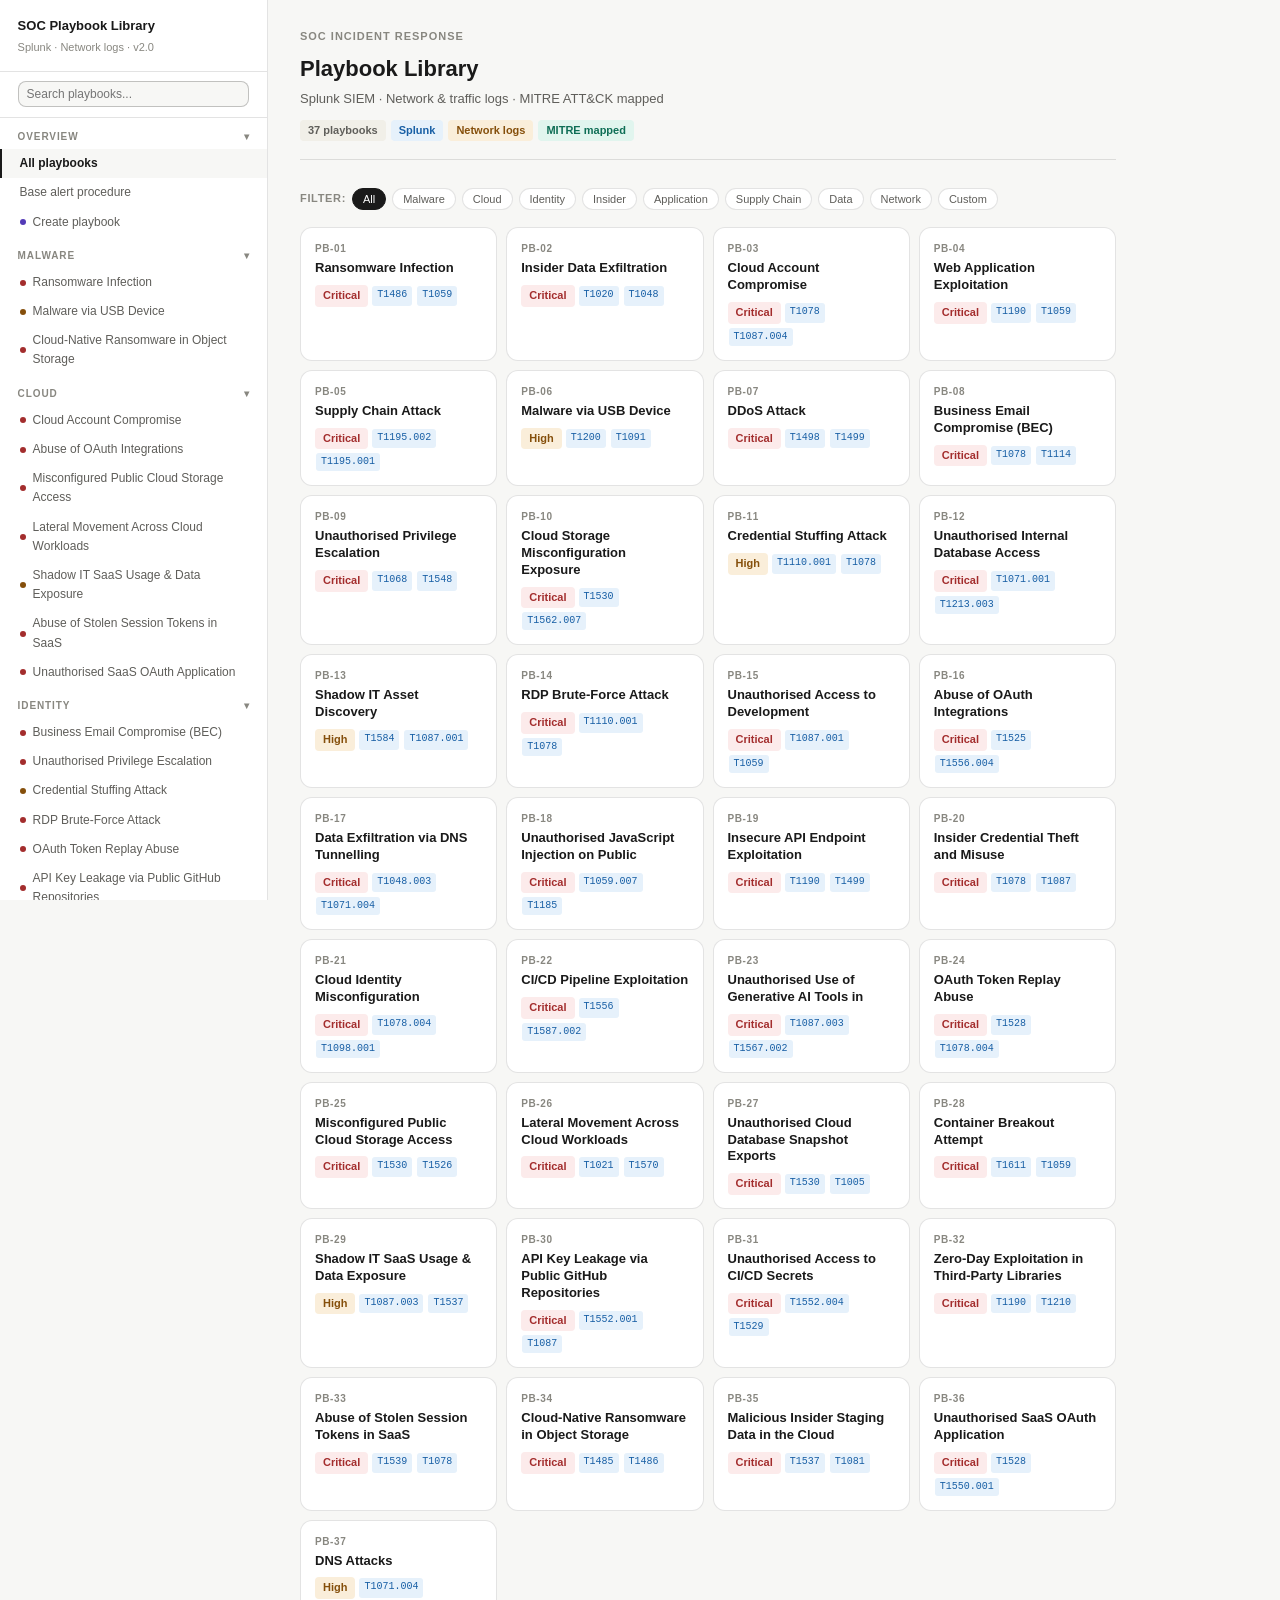
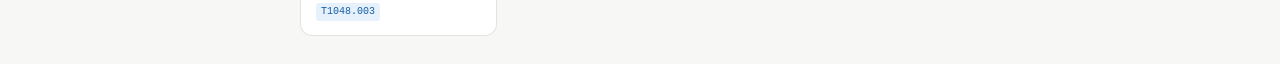
<file: index.html>
<!DOCTYPE html>
<html lang="en">
<head>
<meta charset="UTF-8">
<meta name="viewport" content="width=device-width, initial-scale=1.0">
<title>SOC IR Playbook Library</title>
<style>
*,*::before,*::after{box-sizing:border-box;margin:0;padding:0}
:root{
  --bg:#fff;--bg2:#f7f7f5;--bg3:#f1efe8;
  --text:#1a1a1a;--text2:#5f5e5a;--text3:#888780;
  --border:rgba(0,0,0,0.11);--border2:rgba(0,0,0,0.22);
  --blue-bg:#e6f1fb;--blue-t:#185fa5;
  --amber-bg:#faeeda;--amber-t:#854f0b;
  --red-bg:#fcebeb;--red-t:#a32d2d;
  --green-bg:#eaf3de;--green-t:#3b6d11;
  --teal-bg:#e1f5ee;--teal-t:#0f6e56;
  --purple-bg:#eeedfe;--purple-t:#533ab7;
  --gray-bg:#f1efe8;--gray-t:#5f5e5a;
  --r:8px;--rl:12px;
  --mono:'Courier New',monospace;
  --sans:-apple-system,'Helvetica Neue',Arial,sans-serif;
}
body{font-family:var(--sans);background:var(--bg2);color:var(--text);line-height:1.6;font-size:14px}
.layout{display:grid;grid-template-columns:268px 1fr;min-height:100vh}
.sidebar{background:var(--bg);border-right:1px solid var(--border);position:sticky;top:0;height:100vh;overflow-y:auto;display:flex;flex-direction:column}
.sb-head{padding:1rem 1.1rem .9rem;border-bottom:1px solid var(--border);flex-shrink:0}
.sb-title{font-size:13px;font-weight:700;color:var(--text)}
.sb-sub{font-size:11px;color:var(--text3);margin-top:2px}
.sb-search{padding:.6rem 1.1rem;border-bottom:1px solid var(--border);flex-shrink:0}
.sb-search input{width:100%;font-size:12px;padding:5px 8px;border:1px solid var(--border2);border-radius:var(--r);background:var(--bg2);color:var(--text);outline:none}
.sb-search input:focus{border-color:var(--blue-t)}
.sb-nav{flex:1;overflow-y:auto;padding-bottom:1rem}
.sb-group-label{font-size:10px;font-weight:700;letter-spacing:.09em;text-transform:uppercase;color:var(--text3);padding:.7rem 1.1rem .25rem;cursor:pointer;display:flex;justify-content:space-between;align-items:center;user-select:none}
.sb-group-label:hover{color:var(--text2)}
.nav-group{overflow:hidden}
.nav-item{display:flex;align-items:center;gap:7px;padding:5px 1.1rem;cursor:pointer;font-size:12px;color:var(--text2);border-left:2px solid transparent;transition:all .1s}
.nav-item:hover{background:var(--bg2);color:var(--text)}
.nav-item.active{background:var(--bg2);color:var(--text);font-weight:600;border-left-color:var(--text)}
.nav-item.hidden{display:none}
.dot{width:6px;height:6px;border-radius:50%;flex-shrink:0}
.d-crit{background:#a32d2d}.d-high{background:#854f0b}.d-med{background:#185fa5}.d-low{background:#3b6d11}.d-custom{background:#533ab7}
.main{padding:1.75rem 2rem;max-width:880px}
.badge{display:inline-block;font-size:11px;padding:2px 8px;border-radius:4px;font-weight:600;white-space:nowrap}
.b-gray{background:var(--gray-bg);color:var(--gray-t)}
.b-blue{background:var(--blue-bg);color:var(--blue-t)}
.b-amber{background:var(--amber-bg);color:var(--amber-t)}
.b-red{background:var(--red-bg);color:var(--red-t)}
.b-green{background:var(--green-bg);color:var(--green-t)}
.b-teal{background:var(--teal-bg);color:var(--teal-t)}
.b-purple{background:var(--purple-bg);color:var(--purple-t)}
.mitre{display:inline-block;font-size:10px;font-family:var(--mono);background:var(--blue-bg);color:var(--blue-t);border-radius:3px;padding:1px 5px;margin:1px}
.panel{display:none}.panel.visible{display:block}
/* Home */
.ph{margin-bottom:1.75rem;padding-bottom:1.1rem;border-bottom:1px solid var(--border)}
.ph-ey{font-size:11px;font-weight:700;letter-spacing:.09em;text-transform:uppercase;color:var(--text3);margin-bottom:5px}
.ph-ti{font-size:22px;font-weight:700}
.ph-su{font-size:13px;color:var(--text2);margin-top:3px}
.ph-me{display:flex;gap:5px;flex-wrap:wrap;margin-top:10px}
.filter-bar{display:flex;gap:6px;flex-wrap:wrap;margin-bottom:1.1rem;align-items:center}
.filter-btn{font-size:11px;padding:4px 10px;border-radius:20px;border:1px solid var(--border);cursor:pointer;background:var(--bg);color:var(--text2);transition:all .1s}
.filter-btn:hover,.filter-btn.on{background:var(--text);color:#fff;border-color:var(--text)}
.cards{display:grid;grid-template-columns:repeat(auto-fill,minmax(195px,1fr));gap:9px}
.card{background:var(--bg);border:1px solid var(--border);border-radius:var(--rl);padding:13px 14px;cursor:pointer;transition:border-color .12s,box-shadow .12s}
.card:hover{border-color:var(--border2);box-shadow:0 2px 8px rgba(0,0,0,.06)}
.card.hidden{display:none}
.card-num{font-size:10px;font-weight:700;letter-spacing:.06em;color:var(--text3);margin-bottom:3px}
.card-name{font-size:13px;font-weight:600;line-height:1.3;margin-bottom:8px}
.card-badges{display:flex;gap:3px;flex-wrap:wrap}
/* Playbook detail */
.pb-ey{font-size:11px;font-weight:700;letter-spacing:.09em;text-transform:uppercase;color:var(--text3);margin-bottom:5px}
.pb-ti{font-size:21px;font-weight:700;line-height:1.2}
.pb-me{display:flex;gap:5px;flex-wrap:wrap;margin:10px 0 1.25rem}
.sec-label{font-size:11px;font-weight:700;letter-spacing:.08em;text-transform:uppercase;color:var(--text3);margin-bottom:9px}
.sec{margin-bottom:1.6rem}
.phases{display:flex;gap:0;margin-bottom:1.4rem;border:1px solid var(--border);border-radius:var(--rl);overflow:hidden}
.ph-box{flex:1;padding:7px 8px;text-align:center;font-size:11px;font-weight:600;color:var(--text2);background:var(--bg);border-right:1px solid var(--border)}
.ph-box:last-child{border-right:none}
.ph-box span{font-size:9px;display:block;margin-bottom:1px;opacity:.65}
.ph-1{background:var(--gray-bg);color:var(--gray-t)}.ph-2{background:var(--blue-bg);color:var(--blue-t)}.ph-3{background:var(--amber-bg);color:var(--amber-t)}.ph-4{background:var(--red-bg);color:var(--red-t)}.ph-5{background:var(--green-bg);color:var(--green-t)}.ph-6{background:var(--teal-bg);color:var(--teal-t)}
.steps{display:flex;flex-direction:column;gap:7px}
.step{display:grid;grid-template-columns:26px 1fr;gap:9px;align-items:start;background:var(--bg);border:1px solid var(--border);border-radius:var(--r);padding:10px 12px}
.step-n{width:20px;height:20px;border-radius:50%;background:var(--bg2);border:1px solid var(--border);display:flex;align-items:center;justify-content:center;font-size:10px;font-weight:700;color:var(--text2);flex-shrink:0;margin-top:2px}
.step-t{font-size:12px;font-weight:600;color:var(--text)}
.step-d{font-size:12px;color:var(--text2);margin-top:2px;line-height:1.5}
.tbl-wrap{border:1px solid var(--border);border-radius:var(--rl);overflow:hidden;margin-bottom:1.1rem}
table.g{width:100%;border-collapse:collapse;font-size:12px}
table.g th{background:var(--bg2);color:var(--text2);font-size:11px;font-weight:700;letter-spacing:.05em;text-transform:uppercase;padding:8px 11px;text-align:left;border-bottom:1px solid var(--border)}
table.g td{padding:8px 11px;border-bottom:1px solid var(--border);vertical-align:top;line-height:1.4}
table.g tr:last-child td{border-bottom:none}
.divider{border:none;border-top:1px solid var(--border);margin:1.5rem 0}
/* Form */
.form-grid{display:grid;grid-template-columns:1fr 1fr;gap:12px}
.form-full{grid-column:1/-1}
.form-group{display:flex;flex-direction:column;gap:5px}
.form-label{font-size:12px;font-weight:600;color:var(--text2)}
.form-label span{color:var(--red-t)}
.form-input,.form-select,.form-textarea{font-size:13px;padding:7px 10px;border:1px solid var(--border2);border-radius:var(--r);background:var(--bg);color:var(--text);font-family:var(--sans);outline:none;width:100%}
.form-input:focus,.form-select:focus,.form-textarea:focus{border-color:var(--blue-t);box-shadow:0 0 0 2px rgba(24,95,165,.12)}
.form-textarea{resize:vertical;min-height:72px;line-height:1.5}
.step-builder{border:1px solid var(--border);border-radius:var(--r);overflow:hidden}
.step-builder-head{background:var(--bg2);padding:7px 11px;font-size:11px;font-weight:700;letter-spacing:.06em;text-transform:uppercase;color:var(--text3);display:flex;justify-content:space-between;align-items:center}
.step-builder-body{display:flex;flex-direction:column;gap:0}
.step-row{display:flex;align-items:center;gap:8px;padding:7px 11px;border-bottom:1px solid var(--border)}
.step-row:last-child{border-bottom:none}
.step-row-n{font-size:11px;font-weight:700;color:var(--text3);min-width:18px}
.step-row input{flex:1;font-size:12px;padding:5px 8px;border:1px solid var(--border);border-radius:5px;background:var(--bg);color:var(--text);outline:none}
.step-row input:focus{border-color:var(--blue-t)}
.step-del{font-size:16px;color:var(--text3);cursor:pointer;padding:2px 4px;border-radius:3px;line-height:1}
.step-del:hover{background:var(--red-bg);color:var(--red-t)}
.add-step-btn{display:flex;align-items:center;gap:5px;font-size:12px;color:var(--blue-t);cursor:pointer;padding:7px 11px;border-top:1px solid var(--border);background:var(--bg2)}
.add-step-btn:hover{background:var(--blue-bg)}
.btn{font-size:13px;padding:8px 18px;border-radius:var(--r);border:1px solid;cursor:pointer;font-weight:600;transition:all .1s}
.btn-primary{background:var(--text);color:#fff;border-color:var(--text)}.btn-primary:hover{opacity:.88}
.btn-secondary{background:var(--bg);color:var(--text2);border-color:var(--border2)}.btn-secondary:hover{background:var(--bg2)}
.btn-danger{background:var(--red-bg);color:var(--red-t);border-color:var(--red-t);font-size:12px;padding:5px 12px}
.btn-danger:hover{background:var(--red-t);color:#fff}
.form-actions{display:flex;gap:8px;margin-top:1.25rem;padding-top:1.25rem;border-top:1px solid var(--border)}
.success-banner{background:var(--green-bg);color:var(--green-t);border:1px solid var(--green-t);border-radius:var(--r);padding:10px 14px;font-size:13px;font-weight:600;margin-bottom:1rem;display:none}
.mitre-input-row{display:flex;gap:6px;align-items:center;margin-bottom:6px}
.mitre-tag-input{font-size:12px;padding:4px 8px;border:1px solid var(--border);border-radius:4px;background:var(--bg);width:110px;font-family:var(--mono)}
.mitre-tag-input:focus{border-color:var(--blue-t);outline:none}
.custom-badge{background:var(--purple-bg);color:var(--purple-t)}
@media(max-width:680px){.layout{grid-template-columns:1fr}.sidebar{display:none}.form-grid{grid-template-columns:1fr}}

.step-d{font-size:12px;color:var(--text2);margin-top:4px;line-height:1.55}
.step-q{margin-top:8px;background:var(--bg2);border:1px solid var(--border);border-radius:var(--r);overflow:hidden}
.step-q-label{display:block;font-size:10px;font-weight:700;letter-spacing:.07em;text-transform:uppercase;color:var(--blue-t);padding:4px 10px;background:var(--blue-bg);border-bottom:1px solid var(--border)}
.step-q code{display:block;font-family:var(--mono);font-size:11px;color:var(--blue-t);padding:8px 10px;line-height:1.6;word-break:break-all;white-space:pre-wrap}
</style>
</head>
<body>
<div class="layout">

<div class="sidebar">
  <div class="sb-head">
    <div class="sb-title">SOC Playbook Library</div>
    <div class="sb-sub">Splunk &middot; Network logs &middot; v2.0</div>
  </div>
  <div class="sb-search">
    <input type="text" id="sb-search" placeholder="Search playbooks..." oninput="searchNav(this.value)">
  </div>
  <div class="sb-nav" id="sb-nav">
    <div class="sb-group-label" onclick="toggleGroup('g-overview')">Overview <span id="g-overview-arr">▾</span></div>
    <div class="nav-group" id="g-overview">
      <div class="nav-item active" id="nav-home" onclick="showPanel('home',this)">All playbooks</div>
      <div class="nav-item" id="nav-base" onclick="showPanel('base',this)">Base alert procedure</div>
      <div class="nav-item" id="nav-create" onclick="showPanel('create',this)"><span class="dot d-custom"></span>Create playbook</div>
    </div>
    <div id="dyn-nav"></div>
  </div>
</div>

<div class="main" id="main-content">

<!-- HOME -->
<div class="panel visible" id="panel-home">
  <div class="ph">
    <div class="ph-ey">SOC Incident Response</div>
    <div class="ph-ti">Playbook Library</div>
    <div class="ph-su">Splunk SIEM &middot; Network &amp; traffic logs &middot; MITRE ATT&amp;CK mapped</div>
    <div class="ph-me">
      <span class="badge b-gray" id="pb-count-badge">0 playbooks</span>
      <span class="badge b-blue">Splunk</span>
      <span class="badge b-amber">Network logs</span>
      <span class="badge b-teal">MITRE mapped</span>
    </div>
  </div>
  <div class="filter-bar">
    <span style="font-size:11px;font-weight:700;color:var(--text3);text-transform:uppercase;letter-spacing:.06em">Filter:</span>
    <button class="filter-btn on" onclick="filterCards('all',this)">All</button>
    <button class="filter-btn" onclick="filterCards('Malware',this)">Malware</button>
    <button class="filter-btn" onclick="filterCards('Cloud',this)">Cloud</button>
    <button class="filter-btn" onclick="filterCards('Identity',this)">Identity</button>
    <button class="filter-btn" onclick="filterCards('Insider Threat',this)">Insider</button>
    <button class="filter-btn" onclick="filterCards('Application',this)">Application</button>
    <button class="filter-btn" onclick="filterCards('Supply Chain',this)">Supply Chain</button>
    <button class="filter-btn" onclick="filterCards('Data',this)">Data</button>
    <button class="filter-btn" onclick="filterCards('Network',this)">Network</button>
    <button class="filter-btn" onclick="filterCards('Custom',this)">Custom</button>
  </div>
  <div class="cards" id="cards-grid"></div>
</div>

<!-- BASE -->
<div class="panel" id="panel-base">
  <div class="pb-ey">Base procedure — all alerts</div>
  <div class="pb-ti">Alert intake, triage &amp; documentation</div>
  <div class="pb-me"><span class="badge b-gray">Universal</span><span class="badge b-blue">Splunk</span></div>
  <div class="phases">
    <div class="ph-box ph-1"><span>1</span>Intake</div>
    <div class="ph-box ph-2"><span>2</span>Triage</div>
    <div class="ph-box ph-3"><span>3</span>Decision</div>
    <div class="ph-box ph-5"><span>4</span>Document</div>
  </div>
  <div class="sec"><div class="sec-label">Phase 1 — Alert intake</div><div class="steps">
    <div class="step"><div class="step-n">1</div><div><div class="step-t">Open and read the alert in full</div><div class="step-d">Record: alert name, rule/correlation ID, time fired, severity, triggering src/dest IP, port, protocol, and user context. Do not dismiss before triage is complete.</div></div></div>
    <div class="step"><div class="step-n">2</div><div><div class="step-t">Pull underlying raw events in Splunk</div><div class="step-d">Navigate to the notable event. Always read raw log lines — never rely on the summary field alone.<br><code style="font-size:11px;font-family:var(--mono);background:var(--bg2);padding:4px 7px;border-radius:4px;display:block;margin-top:6px;color:var(--blue-t);word-break:break-all">index=network earliest=-30m | search [correlation_filter] | table _time, src_ip, dest_ip, dest_port, action, bytes, protocol</code></div></div></div>
    <div class="step"><div class="step-n">3</div><div><div class="step-t">Classify the asset and traffic direction</div><div class="step-d">Internal / external / known-bad. Asset role: user device, server, gateway, network device. Direction: inbound / outbound / lateral.</div></div></div>
  </div></div>
  <div class="sec"><div class="sec-label">Phase 2 — Triage checklist</div>
  <div class="tbl-wrap"><table class="g"><thead><tr><th>Check</th><th>Action</th><th>Source</th></tr></thead><tbody>
    <tr><td>False positive?</td><td>Compare against baselines; check tuning notes on this rule</td><td><span class="badge b-blue">Splunk</span></td></tr>
    <tr><td>Threat intel</td><td>Look up all IPs, domains, hashes against IOC feeds</td><td><span class="badge b-gray">TI / OSINT</span></td></tr>
    <tr><td>Scope</td><td>Single host or multiple? Search the indicator across all sources</td><td><span class="badge b-blue">Splunk</span></td></tr>
    <tr><td>Volume / frequency</td><td>One-off event or sustained pattern? Pull counts over 24h and 7d</td><td><span class="badge b-blue">Splunk</span></td></tr>
    <tr><td>Historical context</td><td>Has this src/dest been seen before? Were prior alerts actioned?</td><td><span class="badge b-blue">Splunk</span></td></tr>
    <tr><td>Business context</td><td>Expected given time of day, user role, or system function?</td><td><span class="badge b-gray">CMDB / comms</span></td></tr>
  </tbody></table></div></div>
  <div class="sec"><div class="sec-label">Phase 3 — Decision &amp; escalation</div>
  <div class="tbl-wrap"><table class="g"><thead><tr><th>Verdict</th><th>Action</th><th>Priority</th></tr></thead><tbody>
    <tr><td><span class="badge b-gray">False positive</span></td><td>Close with notes; flag rule for tuning</td><td style="color:var(--text2)">Informational</td></tr>
    <tr><td><span class="badge b-teal">Benign positive</span></td><td>Close with justification; consider suppression</td><td style="color:var(--text2)">Low</td></tr>
    <tr><td><span class="badge b-amber">Suspicious</span></td><td>Escalate to T2 with findings summary; open ticket; continue monitoring</td><td style="color:var(--amber-t);font-weight:600">Medium</td></tr>
    <tr><td><span class="badge b-red">Confirmed true positive</span></td><td>Immediate escalation; consider containment; notify TL; preserve evidence</td><td style="color:var(--red-t);font-weight:600">High / P1</td></tr>
  </tbody></table></div></div>
  <div class="sec"><div class="sec-label">Phase 4 — Documentation</div><div class="steps">
    <div class="step"><div class="step-n">A</div><div><div class="step-t">Log all investigative actions with timestamps</div><div class="step-d">Every Splunk query, every source consulted, every person contacted, every decision made. The ticket must stand alone as the complete record.</div></div></div>
    <div class="step"><div class="step-n">B</div><div><div class="step-t">Capture and attach evidence</div><div class="step-d">Export relevant Splunk log snippets. Record all IPs, domains, accounts, ports, timestamps, and data volumes involved.</div></div></div>
    <div class="step"><div class="step-n">C</div><div><div class="step-t">Record verdict and close formally</div><div class="step-d">Mark verdict type. If escalating, include a concise findings summary for the next tier. Tag the rule for FP/TP tracking.</div></div></div>
  </div></div>
</div>

<!-- PLAYBOOK DETAIL (dynamic) -->
<div class="panel" id="panel-detail">
  <div id="detail-content"></div>
</div>

<!-- CREATE -->
<div class="panel" id="panel-create">
  <div class="pb-ey">Analyst tool</div>
  <div class="pb-ti">Create a playbook</div>
  <div class="pb-me"><span class="badge b-purple">Custom</span></div>
  <div class="success-banner" id="create-success">Playbook saved successfully and added to the library.</div>
  <div class="form-grid">
    <div class="form-group form-full">
      <label class="form-label">Playbook title <span>*</span></label>
      <input class="form-input" id="f-name" placeholder="e.g. Suspicious PowerShell Execution" maxlength="80">
    </div>
    <div class="form-group form-full">
      <label class="form-label">Scenario description <span>*</span></label>
      <textarea class="form-textarea" id="f-scenario" placeholder="Describe the alert scenario and what has been detected..." rows="3"></textarea>
    </div>
    <div class="form-group">
      <label class="form-label">Incident type / category <span>*</span></label>
      <select class="form-select" id="f-cat">
        <option value="">Select category...</option>
        <option>Malware</option>
        <option>Insider Threat</option>
        <option>Cloud</option>
        <option>Identity</option>
        <option>Application</option>
        <option>Network</option>
        <option>Supply Chain</option>
        <option>Data</option>
        <option>Other</option>
      </select>
    </div>
    <div class="form-group">
      <label class="form-label">Severity</label>
      <select class="form-select" id="f-sev">
        <option value="critical">Critical</option>
        <option value="high">High</option>
        <option value="medium">Medium</option>
        <option value="low">Low</option>
      </select>
    </div>
    <div class="form-group form-full">
      <label class="form-label">Detection sources (Splunk sourcetypes / tools)</label>
      <input class="form-input" id="f-detection" placeholder="e.g. sourcetype=firewall, sourcetype=dns, EDR alerts">
    </div>
    <div class="form-group form-full">
      <label class="form-label">MITRE ATT&amp;CK technique IDs</label>
      <div id="mitre-tags-container">
        <div class="mitre-input-row">
          <input class="mitre-tag-input" placeholder="T1059.001" maxlength="20">
          <button class="btn btn-secondary" style="padding:4px 10px;font-size:11px" onclick="addMitreTag()">+ Add</button>
        </div>
      </div>
      <div id="mitre-tags-display" style="display:flex;gap:4px;flex-wrap:wrap;margin-top:5px"></div>
    </div>
    <div class="form-group form-full">
      <label class="form-label">Splunk investigation query</label>
      <textarea class="form-textarea" id="f-splunk" placeholder="index=network sourcetype=... | stats count by src_ip, dest_ip | ..." rows="3" style="font-family:var(--mono);font-size:12px"></textarea>
    </div>
  </div>

  <div class="divider"></div>

  <div class="sec-label" style="margin-bottom:12px">Investigation steps</div>
  <div id="det-builder" class="step-builder" style="margin-bottom:1rem">
    <div class="step-builder-head">Detection &amp; analysis <button class="btn btn-secondary" style="padding:3px 9px;font-size:11px" onclick="addStep('det-steps')">+ Step</button></div>
    <div class="step-builder-body" id="det-steps"></div>
    <div class="add-step-btn" onclick="addStep('det-steps')">+ Add detection step</div>
  </div>
  <div class="step-builder" style="margin-bottom:1rem">
    <div class="step-builder-head">Containment <button class="btn btn-secondary" style="padding:3px 9px;font-size:11px" onclick="addStep('cont-steps')">+ Step</button></div>
    <div class="step-builder-body" id="cont-steps"></div>
    <div class="add-step-btn" onclick="addStep('cont-steps')">+ Add containment step</div>
  </div>
  <div class="step-builder" style="margin-bottom:1rem">
    <div class="step-builder-head">Eradication <button class="btn btn-secondary" style="padding:3px 9px;font-size:11px" onclick="addStep('erad-steps')">+ Step</button></div>
    <div class="step-builder-body" id="erad-steps"></div>
    <div class="add-step-btn" onclick="addStep('erad-steps')">+ Add eradication step</div>
  </div>
  <div class="step-builder" style="margin-bottom:1rem">
    <div class="step-builder-head">Recovery &amp; lessons learned <button class="btn btn-secondary" style="padding:3px 9px;font-size:11px" onclick="addStep('rec-steps')">+ Step</button></div>
    <div class="step-builder-body" id="rec-steps"></div>
    <div class="add-step-btn" onclick="addStep('rec-steps')">+ Add recovery step</div>
  </div>

  <div class="form-actions">
    <button class="btn btn-primary" onclick="savePlaybook()">Save playbook</button>
    <button class="btn btn-secondary" onclick="resetForm()">Clear form</button>
  </div>
</div>

</div><!-- /main -->
</div><!-- /layout -->

<script>
const LIBRARY_DATA = [{"id": "pb01", "num": 1, "name": "Ransomware Infection", "fullName": "Ransomware Infection", "type": "Malware – Ransomware", "severity": "High", "priority": "Critical (due to potential business impact and data loss)", "detection": "EDR/XDR, SIEM, User Report, Antivirus, NDR", "scenario": "An endpoint or server exhibits signs of ransomware activity such as file encryption, ransom notes or alerts from EDR/XDR tools.", "mitre": "T1486, T1059, T1021.002", "tools": "SIEM (e.g., Splunk, QRadar, Sentinel); EDR/XDR (e.g., CrowdStrike, Cortex XDR, SentinelOne); Forensics tools (e.g., FTK, Velociraptor, KAPE); Network logs (e.g., Zeek, Suricata, NetFlow); Backup systems (e.g., Veeam, Rubrik, Commvault)", "sev": "critical", "cat": "Malware", "detSteps": [{"title": "Confirm ransomware activity", "detail": "Look for EDR alerts referencing mass file rename/modification events, encrypted file extensions (.locked, .encrypted, .crypt), or ransom note files (README.txt, HOW_TO_DECRYPT.html). From network logs, look for sudden spikes in internal SMB traffic from a single source.", "splunk": "index=network sourcetype=firewall action=allow dest_port=445 | stats count by src_ip, dest_ip | where count > 500 | sort -count"}, {"title": "Identify affected systems via network spread", "detail": "Ransomware spreads laterally via SMB (445), RDP (3389), and network shares. One host connecting to many internal targets in a short window is a key indicator of active spread.", "splunk": "index=network sourcetype=firewall dest_port IN (445,3389,139) | stats dc(dest_ip) as targets by src_ip | where targets > 10 | sort -targets"}, {"title": "Look for C2 beaconing prior to encryption", "detail": "Ransomware operators typically establish C2 days or hours before detonating. Look for regular periodic outbound connections from the affected host to unusual external IPs in the hours before the alert fired.", "splunk": "index=network sourcetype=firewall action=allow src_ip=[affected_ip] NOT dest_ip IN (&quot;10.*&quot;,&quot;172.16.*&quot;,&quot;192.168.*&quot;) | bucket _time span=5m | stats count by _time, dest_ip, dest_port | sort _time"}, {"title": "Identify the ransomware strain", "detail": "Check C2 IPs, domains, and any file hashes against threat intel. Known ransomware families (LockBit, BlackCat, Conti, Cl0p) have documented IOCs and TTPs. Document the strain name for the IR report and legal obligations.", "splunk": "index=network sourcetype=dns src_ip=[affected_ip] | table _time, query, answer | sort _time"}], "contSteps": [{"title": "Isolate affected systems at the network layer", "detail": "Coordinate with network team to block the affected host at firewall or switch level. Priority is stopping spread — isolate before forensics. If EDR is available, use agent-level network isolation to preserve the host for analysis.", "splunk": "index=network sourcetype=firewall src_ip=[affected_ip] | stats count by dest_port, dest_ip | sort -count"}, {"title": "Block all identified C2 destinations", "detail": "Apply outbound deny rules for all C2 IPs and domains found. Confirm blocks are in place by checking firewall logs for continued outbound attempts. Log every change with timestamps.", "splunk": "index=network sourcetype=firewall action=blocked dest_ip=[c2_ip] | timechart count span=5m"}, {"title": "Disable accounts used for lateral movement", "detail": "If credentials were used during lateral spread, coordinate with identity/AD team to suspend those sessions and force password resets. Do not delete accounts — preserve them for forensic review.", "splunk": "index=network sourcetype=auth user=[suspect_user] | stats count by src_ip, action | sort _time"}, {"title": "Snapshot affected systems for forensic analysis", "detail": "Before any remediation, snapshot VM disk state if the environment supports it. This preserves evidence of the execution chain, encryption process, and any attacker tooling dropped on disk.", "splunk": null}], "eradSteps": [{"title": "Remove malware artefacts and dropped files", "detail": "Work with the endpoint team to delete ransomware executables, scripts, and scheduled tasks. Common drop locations: %TEMP%, %APPDATA%, C:\\\\\\\\ProgramData. Check for persistence via registry run keys and startup folders.", "splunk": "index=network sourcetype=firewall src_ip=[affected_ip] dest_port IN (443,80) | stats count by dest_ip | sort -count"}, {"title": "Patch exploited attack vectors", "detail": "Identify and close the initial access vector — commonly exposed RDP, unpatched SMB (EternalBlue), or phishing. Apply patches urgently. Use firewall rules as interim compensating controls if patching cannot be done immediately.", "splunk": null}, {"title": "Scan the full environment for residual IOCs", "detail": "Search all hosts in the affected VLAN/subnet for the same file hashes, registry keys, scheduled tasks, or C2 destinations. Do not restore systems until the environment is confirmed clean.", "splunk": "index=network sourcetype=firewall dest_ip IN ([c2_ip_list]) | stats dc(src_ip) as hosts values(src_ip) as host_list"}, {"title": "Validate removal — confirm no persistence remains", "detail": "Verify no registry run keys, startup items, or services created by the attacker are still present. A second full EDR scan after cleanup is mandatory before reconnecting any system.", "splunk": null}], "recSteps": [{"title": "Restore from verified clean backups", "detail": "Confirm backup integrity and that backups predate the infection window identified in logs before restoration. Restore to a clean network segment and monitor before reconnecting to production.", "splunk": null}, {"title": "Reset all credentials for affected systems and users", "detail": "Force password resets for all accounts that were active on affected systems — particularly privileged accounts. Revoke and reissue service account credentials and API keys accessible from affected hosts.", "splunk": null}, {"title": "Monitor restored systems intensively for 14 days", "detail": "Use Splunk to alert on any recurrence of the same IOCs, C2 destinations, or lateral movement patterns. Treat any new alert from a restored host as a priority until the monitoring window closes.", "splunk": "index=network sourcetype=firewall src_ip IN ([restored_hosts]) NOT dest_ip IN (&quot;10.*&quot;,&quot;172.16.*&quot;,&quot;192.168.*&quot;) | timechart count span=1h by src_ip"}], "metrics": [{"name": "Detection Time", "target": "<10 minutes from encryption onset"}, {"name": "Isolation Time", "target": "<15 minutes after detection"}, {"name": "Recovery Time", "target": "Depends on backup availability, ideally <24 hours"}, {"name": "Containment Scope", "target": "No lateral movement outside original VLAN"}], "source": "library"}, {"id": "pb02", "num": 2, "name": "Insider Data Exfiltration", "fullName": "Insider Data Exfiltration", "type": "Insider Threat – Data Exfiltration", "severity": "High (especially for regulated or confidential data)", "priority": "High to Critical", "detection": "DLP, SIEM, Proxy logs, CASB, EDR, Email gateway", "scenario": "An internal employee, contractor or privileged user attempts to or successfully exfiltrates sensitive data through unauthorised channels such as personal email, cloud storage, removable media or file transfer tools.", "mitre": "T1020, T1048, T1537", "tools": "SIEM (e.g., Splunk, IBM QRadar, Microsoft Sentinel); DLP systems (e.g., Symantec, Forcepoint, Microsoft Purview); CASB (e.g., Netskope, Microsoft Defender for Cloud Apps); Endpoint agents (e.g., EDR with data transfer monitoring); Proxy & firewall logs; Email Security Gateway (e.g., Proofpoint, Mime", "sev": "critical", "cat": "Insider Threat", "detSteps": [{"title": "Identify abnormal outbound data volume", "detail": "Look for unusually high outbound data from a single internal IP — particularly to cloud storage (Dropbox, Google Drive, OneDrive, Mega, WeTransfer) or personal email. Compare against that host\\'s 30-day baseline to contextualise the anomaly.", "splunk": "index=network sourcetype=proxy OR sourcetype=firewall | stats sum(bytes_out) as total_out by src_ip, dest_host | where total_out > 500000000 | sort -total_out"}, {"title": "Check for use of known exfiltration channels", "detail": "Look for HTTP/S uploads to cloud storage platforms, FTP/SFTP to unknown external destinations, large email attachments via SMTP, or DNS query payloads. Each channel has different detection approaches.", "splunk": "index=network sourcetype=proxy dest_host IN (&quot;*.dropbox.com&quot;,&quot;*.drive.google.com&quot;,&quot;*.onedrive.com&quot;,&quot;*.mega.nz&quot;,&quot;*.wetransfer.com&quot;,&quot;*.box.com&quot;) | stats sum(bytes_out) as out by src_ip, dest_host | sort -out"}, {"title": "Establish a full timeline of the transfer", "detail": "Determine when the transfer started, how long it ran, total volume, and destination. Cross-reference with authentication logs to confirm the user was actively logged in — or to detect whether credentials were used by another party.", "splunk": "index=network src_ip=[suspect_ip] | bucket _time span=1h | stats sum(bytes_out) as out by _time, dest_host | timechart sum(out) by dest_host"}, {"title": "Investigate user behaviour context", "detail": "Check for privilege escalation attempts, after-hours access, failed access attempts to restricted shares, or bulk file downloads preceding the transfer. Determine if action was malicious, accidental, or a policy gap.", "splunk": "index=network sourcetype=auth src_ip=[suspect_ip] | table _time, user, action, dest_ip | sort _time"}], "contSteps": [{"title": "Suspend user network access and active sessions", "detail": "Coordinate with identity/HR/management before acting — insider threat cases require careful handling. At the network level, block the user\\'s workstation IP at the firewall. Do not alert the user until instructed by management or legal.", "splunk": null}, {"title": "Block the exfiltration channel", "detail": "Apply proxy/firewall blocks for the specific destination domains or IPs used. Revoke cloud sharing links, block outbound email attachments to personal domains, and disable USB ports on the endpoint if applicable.", "splunk": "index=network sourcetype=proxy src_ip=[suspect_ip] | stats sum(bytes_out) as out by dest_host | sort -out"}, {"title": "Preserve all forensic evidence intact", "detail": "Export and archive proxy logs, firewall logs, netflow records, and authentication logs covering the full activity window. Store in a tamper-evident location. Do NOT modify, delete, or overwrite any logs — these may be needed for legal proceedings.", "splunk": null}, {"title": "Assess scope: what data was transferred and where", "detail": "Identify the source share or system the files originated from, classify the data type (PII, financial, IP, credentials), and estimate total volume transferred. This determines regulatory notification obligations (GDPR, HIPAA, PCI-DSS).", "splunk": "index=network sourcetype=firewall src_ip=[suspect_ip] dest_ip=[exfil_dest] | stats sum(bytes_out) as total, count by dest_port | sort _time"}], "eradSteps": [{"title": "Remove any unauthorised tools or staging areas", "detail": "Check the user\\'s endpoint for personal file transfer apps, browser extensions for cloud sync, rogue USB devices, or compressed/encrypted archives being staged for transfer. Coordinate with endpoint team.", "splunk": null}, {"title": "Apply stricter DLP and egress controls", "detail": "Tighten DLP policies for the affected data categories. Apply firewall egress rules to block upload to personal cloud storage for all hosts. Review and correct any misconfigured file share permissions that gave access to the data.", "splunk": null}, {"title": "Escalate to legal, HR, and compliance", "detail": "Insider threat cases require immediate involvement beyond the SOC. Provide a factual, timestamped summary of findings. Do not draw conclusions about intent — report what the data shows. Legal will determine next steps.", "splunk": null}], "recSteps": [{"title": "Restore access only after legal sign-off", "detail": "Do not reinstate the user\\'s access until HR, legal, and security have all confirmed it is appropriate. If the user has left the organisation, decommission all credentials and access tokens immediately.", "splunk": null}, {"title": "Notify stakeholders and assess regulatory obligations", "detail": "If PII, financial records, or other regulated data was confirmed exfiltrated, legal and compliance must assess GDPR (72-hour notification), HIPAA, PCI-DSS, or other applicable reporting requirements.", "splunk": null}, {"title": "Conduct a post-incident access review", "detail": "Review access controls across all sensitive shares and systems the user had access to. Apply least-privilege corrections. Update the insider threat detection rules and monitoring scope based on the TTPs observed.", "splunk": null}], "metrics": [{"name": "Detection Time", "target": "<10 minutes from data transfer"}, {"name": "Investigation Time", "target": "<1 hour from alert"}, {"name": "Containment Time", "target": "<30 minutes"}, {"name": "Regulatory Response Time", "target": "Within required legal timeframe (e.g., 72 hours)"}], "source": "library"}, {"id": "pb03", "num": 3, "name": "Cloud Account Compromise", "fullName": "Cloud Account Compromise", "type": "Identity Compromise – Cloud Account", "severity": "High (especially if privileged account is involved)", "priority": "Critical if lateral movement or data access is observed", "detection": "SIEM, CASB, Cloud-native logging (e.g., AWS CloudTrail, Azure AD),", "scenario": "An attacker gains unauthorized access to a user\\'s cloud account, possibly through phishing, password spraying, token theft or OAuth abuse. The attacker may access email, storage, admin functions or cloud infrastructure.", "mitre": "T1078, T1087.004, T1556.004, T1531", "tools": "SIEM (e.g., Microsoft Sentinel, Splunk, QRadar); Cloud-native logs (e.g., AWS CloudTrail, Azure Log Analytics, Google Workspace; audit logs); CASB (e.g., Netskope, Microsoft Defender for Cloud Apps); Cloud Security Posture Management (e.g., Wiz, Prisma Cloud); EDR/XDR with identity correlation (e.g.", "sev": "critical", "cat": "Cloud", "detSteps": [{"title": "Detect login anomalies in cloud audit logs", "detail": "Look for failed logins, impossible travel (same account logging in from two distant geolocations within minutes), MFA bypass attempts, or first-time logins from unknown IPs. Correlate with SIEM alerts from CASB or cloud-native logging.", "splunk": "index=cloud sourcetype=azure_ad OR sourcetype=gws_admin | search action=failed_login OR action=mfa_bypass | stats count by user, src_ip, location | sort -count"}, {"title": "Correlate source IPs with threat intelligence", "detail": "Match the attacker\\'s IP against known threat feeds, TOR exit node lists, VPN/proxy infrastructure, and residential proxy ranges. A login from a known-bad IP is a strong indicator of credential theft rather than legitimate access.", "splunk": "index=cloud src_ip=[suspicious_ip] | stats count by user, action, src_ip | sort _time"}, {"title": "Review post-login cloud activity", "detail": "Check what the account accessed after the suspicious login: mailbox access, file downloads, IAM changes, admin panel access, or API calls. Look for auto-forwarding rules, new OAuth grants, or new admin account creation.", "splunk": "index=cloud user=[suspect_user] earliest=[login_time] | stats count by action, resource | sort _time"}, {"title": "Look for privilege escalation or backdoor creation", "detail": "Attackers who compromise cloud accounts often attempt to escalate or establish persistence by creating backdoor accounts, granting themselves admin roles, or adding OAuth apps with broad permissions.", "splunk": "index=cloud sourcetype=azure_ad EventCode IN (4720,4728,4732) | table _time, user, target_user, action | sort _time"}], "contSteps": [{"title": "Revoke all active sessions and OAuth tokens", "detail": "Immediately invalidate all active sessions, access tokens, and refresh tokens for the compromised account via the identity platform admin console. This terminates the attacker\\'s current access even if they hold a valid token.", "splunk": null}, {"title": "Force password reset and enforce MFA", "detail": "Reset the account password through an admin-initiated flow (not email reset link — attacker may control the mailbox). Enforce MFA enrolment at next login. If MFA was already present, check for SIM-swap or authenticator app bypass.", "splunk": null}, {"title": "Block attacker IPs at the identity provider", "detail": "Apply conditional access or named location blocks for the attacker\\'s IP ranges in Azure AD / Okta / Google Workspace. For TOR exit nodes, apply a blanket TOR block policy if not already in place.", "splunk": "index=cloud src_ip=[attacker_ip] | stats count by user, action | sort _time"}, {"title": "Suspend the account if impact is confirmed high", "detail": "If lateral movement, data access, or admin action was confirmed during the session, suspend the account entirely pending full investigation rather than just resetting credentials.", "splunk": null}], "eradSteps": [{"title": "Remove malicious inbox rules and auto-forwards", "detail": "Check for auto-forwarding rules, inbox filters (mark-as-read and delete), calendar sharing changes, or out-of-office replies configured by the attacker. In M365: Get-InboxRule; in Google Workspace: check Filters and Forwarding.", "splunk": null}, {"title": "Revoke rogue OAuth application grants", "detail": "Review all third-party app OAuth consents for the compromised account. Revoke any apps not recognised or approved by IT. Check for apps with read_mail, read_drive, or send_as permissions.", "splunk": null}, {"title": "Revert any admin role or permission changes", "detail": "Audit all IAM/RBAC changes made during the attacker\\'s session window. Remove any accounts added to admin groups, any new service principals created, and any permission grants made.", "splunk": "index=cloud sourcetype=azure_ad action=RoleAssignment | stats count by user, target_user, role | sort _time"}], "recSteps": [{"title": "Re-enable access after confirming no persistence", "detail": "Before re-enabling the account, confirm: all sessions revoked, inbox rules cleaned, rogue apps removed, admin roles reverted, and MFA enforced. Use a security checklist — do not re-enable based on a verbal confirmation alone.", "splunk": null}, {"title": "Monitor the account for 14–30 days post-recovery", "detail": "Set enhanced alerting on the recovered account for any login from a new location, new device, or outside business hours. Use CASB or SIEM to flag any new OAuth grants or admin actions.", "splunk": "index=cloud user=[recovered_user] | stats count by action, src_ip, location | timechart count span=1d"}], "metrics": [{"name": "Detection Time", "target": "<15 minutes from suspicious login"}, {"name": "Response Time", "target": "<1 hour to lock and reset credentials"}, {"name": "Containment Time", "target": "<30 minutes after confirmation"}, {"name": "Post-incident Monitoring Period", "target": "7–14 days minimum"}], "source": "library"}, {"id": "pb04", "num": 4, "name": "Web Application Exploitation", "fullName": "Web Application Exploitation", "type": "Application-layer Attack", "severity": "High to Critical (depends on data exposure or lateral movement)", "priority": "High", "detection": "Web Application Firewall (WAF), SIEM, IDS/IPS, Web server logs,", "scenario": "An attacker exploits a vulnerability in a web application or server to gain unauthorised access, execute commands or extract sensitive data. The attack may be detected via WAF alerts, SIEM logs or anomalous behaviour.", "mitre": "T1190, T1059, T1505", "tools": "WAF (e.g., ModSecurity, AWS WAF, Cloudflare); SIEM (e.g., Splunk, Sentinel, QRadar); Web server logs (e.g., Apache, Nginx); Vulnerability scanners (e.g., Nessus, Qualys, Nikto); EDR/XDR (if lateral movement occurred); Forensics tools (if shell or system compromise suspected)", "sev": "critical", "cat": "Application", "detSteps": [{"title": "Identify the exploit type from WAF and web logs", "detail": "Common patterns: SQLi (single quotes, UNION SELECT, OR 1=1 in URI params), XSS (script tags, javascript: in params), path traversal (../../), command injection (;, &&, | followed by system commands), SSRF (internal RFC1918 IPs in request params). Check WAF signature names for the specific rule triggered.", "splunk": "index=web sourcetype=access_log | regex _raw=&quot;(union|select|script|../|cmd|exec|passwd|wget|curl|/etc/|phpinfo)&quot; | stats count by src_ip, uri_path, http_method | sort -count"}, {"title": "Determine if the exploit succeeded", "detail": "Check HTTP response codes — 200 responses to exploit attempts indicate the payload reached the application. Look for unusually large response bodies to injection attempts (often contain dumped data). Check for error codes 500 that reveal stack traces.", "splunk": "index=web sourcetype=access_log src_ip=[attacker_ip] | stats count by uri_path, status, bytes | where status=200 | sort -bytes"}, {"title": "Check for post-exploitation activity from the web server", "detail": "If exploitation succeeded, look for the web server itself initiating outbound connections — a strong indicator of a webshell or reverse shell. Also check for internal scanning or lateral movement originating from the web server IP.", "splunk": "index=network sourcetype=firewall src_ip=[webserver_ip] NOT dest_ip IN (&quot;10.*&quot;,&quot;172.16.*&quot;,&quot;192.168.*&quot;) | stats count by dest_ip, dest_port | sort -count"}, {"title": "Determine scope — how many paths were targeted", "detail": "Check if this is a targeted single-path attack or broad scanning across the application. A high distinct path count suggests automated scanning rather than manual exploitation.", "splunk": "index=web sourcetype=access_log src_ip=[attacker_ip] | stats dc(uri_path) as paths_hit, count by src_ip | sort -paths_hit"}], "contSteps": [{"title": "Block the attacker IP at the WAF and firewall", "detail": "Apply deny rules for the attacker\\'s source IP at the WAF first (faster propagation), then reinforce at the perimeter firewall. Monitor for the same attack patterns from different source IPs — attackers commonly pivot through VPNs or proxies.", "splunk": "index=web sourcetype=access_log | stats count by src_ip | where count > 100 | sort -count"}, {"title": "Disable or virtual-patch the vulnerable endpoint", "detail": "If a specific URI path or function is being exploited, temporarily disable it or apply a WAF virtual patch rule (custom block rule for the specific payload pattern) until a code fix can be deployed.", "splunk": null}, {"title": "Isolate the web server if post-exploitation is confirmed", "detail": "If webshell activity or reverse shell connections are confirmed, isolate the server from the internal network immediately. Treat it as fully compromised — any credentials or data on the server should be considered exposed.", "splunk": null}], "eradSteps": [{"title": "Search for and remove webshells", "detail": "Scan the web root directory for recently modified or created .php, .aspx, .jsp, .py files. Look for obfuscated content, base64-encoded strings, or eval() / exec() / system() calls in unexpected files. Compare file hashes against a known-good baseline.", "splunk": null}, {"title": "Patch the exploited vulnerability", "detail": "Deploy the patch or apply a code fix for the specific vulnerability. For third-party platforms (WordPress, Drupal, Joomla), apply vendor updates. For custom code, fix the root cause (parameterised queries for SQLi, output encoding for XSS). Validate in staging before deploying to production.", "splunk": null}, {"title": "Validate integrity — retest the application", "detail": "After patching, run a vulnerability scan (Nikto, Burp Suite, Nessus) specifically targeting the exploited endpoint to confirm the fix is effective. Verify no secondary webshells or backdoors were installed.", "splunk": "index=web sourcetype=access_log | rex field=uri_path &quot;(?<ext>\\\\.[a-z]+)$&quot; | stats count by ext | sort -count"}], "recSteps": [{"title": "Bring the application back online after clean confirmation", "detail": "Only restore full service after: webshells removed, vulnerability patched, and a clean scan completed. If post-exploitation was confirmed, treat any data on the server as potentially compromised and assess breach notification obligations.", "splunk": null}, {"title": "Monitor closely for 48 hours post-restoration", "detail": "Apply enhanced WAF logging and set low-threshold alerts for any repeat of the exploit signature. Attackers commonly retry the same attack within days of a patch, either with modified payloads or from different IPs.", "splunk": "index=web sourcetype=access_log | timechart count by status span=5m"}], "metrics": [{"name": "Detection Time", "target": "<5 minutes from WAF/SIEM alert"}, {"name": "Containment Time", "target": "<30 minutes from confirmation"}, {"name": "Vulnerability Patch Time", "target": "<24 hours (critical) or <7 days (high)"}, {"name": "Post-Incident Retest Time", "target": "Within 48 hours after recovery"}], "source": "library"}, {"id": "pb05", "num": 5, "name": "Supply Chain Attack", "fullName": "Supply Chain Attack", "type": "Supply Chain Compromise", "severity": "Critical (due to indirect trust exploitation)", "priority": "Critical", "detection": "Threat intelligence, SIEM, EDR, vulnerability reports, system", "scenario": "An organisation is compromised through a trusted third-party service, software update, library, plugin or IT service provider. The attacker uses the trusted relationship to move laterally, deploy malware or exfiltrate data.", "mitre": "T1195.002, T1195.001, T1105", "tools": "SIEM (e.g., Splunk, Sentinel, QRadar); EDR/XDR (e.g., CrowdStrike, Cortex XDR); Threat intelligence platforms (e.g., MISP, Recorded Future); Software integrity validation (e.g., sigcheck, file hashing tools); Configuration management tools (e.g., SCCM, Ansible, JAMF)", "sev": "critical", "cat": "Supply Chain", "detSteps": [{"title": "Identify abnormal behaviour from trusted software or vendor connections", "detail": "Look for outbound connections, registry changes, dropped files, or execution from unexpected paths triggered by known-good software (e.g., monitoring agent, backup client, IT management tool). Supply chain attacks abuse the trust placed in these tools.", "splunk": "index=network sourcetype=firewall action=allow NOT dest_ip IN (&quot;10.*&quot;,&quot;172.16.*&quot;,&quot;192.168.*&quot;) | stats count by src_ip, dest_ip, dest_port | sort -count"}, {"title": "Verify against threat intelligence and public disclosures", "detail": "Check if any recently updated third-party software has been listed in threat intel feeds or vendor security advisories. Cross-reference affected component versions against CVE databases and known breach notifications (SolarWinds, MOVEit, 3CX, Kaseya).", "splunk": "index=network sourcetype=dns | stats count by query | sort -count | head 50"}, {"title": "Examine affected components and recent changes", "detail": "Determine if the suspicious behaviour correlated with a recent software update, new third-party integration, or vendor remote access session. Check change management records for the timeframe.", "splunk": "index=network sourcetype=firewall | stats dc(dest_ip) as unique_dests by src_ip | where unique_dests > 20 | sort -unique_dests"}], "contSteps": [{"title": "Disconnect affected systems and suspend vendor integrations", "detail": "Immediately prevent lateral movement and external communication from affected hosts. Suspend all API connections, remote access sessions, and integrations with the affected third-party vendor until the scope is determined.", "splunk": null}, {"title": "Block malicious binaries and indicator-matched network traffic", "detail": "Use EDR to block execution of known-malicious file hashes. Apply firewall rules to block outbound connections to attacker infrastructure identified in threat intel. Block the specific software version at the network level if it cannot be immediately removed.", "splunk": "index=network sourcetype=firewall dest_ip IN ([attacker_ips]) | stats count by src_ip, dest_ip | sort -count"}, {"title": "Quarantine all hosts that received the compromised update", "detail": "Identify every host in the environment running the affected software version and quarantine them from the network. The attacker may have lateral movement or persistence established on all of them.", "splunk": "index=network sourcetype=firewall src_ip IN ([affected_hosts]) NOT dest_ip IN (&quot;10.*&quot;,&quot;172.16.*&quot;,&quot;192.168.*&quot;) | stats count by dest_ip, dest_port"}], "eradSteps": [{"title": "Remove malicious files and roll back the compromised update", "detail": "Uninstall the affected software version or roll back to the last known-good version. Remove any files, scripts, scheduled tasks, or registry keys created by the attacker through the compromised component.", "splunk": null}, {"title": "Validate software integrity before reinstatement", "detail": "Use cryptographic hash comparison against the vendor\\'s published checksums to confirm software integrity before reinstalling. For critical components, prefer re-imaging from a validated baseline over in-place repair.", "splunk": null}, {"title": "Update all detection rules with discovered IOCs", "detail": "Add newly discovered IOCs (file hashes, C2 IPs/domains, registry keys, scheduled task names) to SIEM and EDR platforms immediately. Share with threat intel communities if the organisation\\'s disclosure policy allows.", "splunk": "index=network dest_ip IN ([new_ioc_ips]) | stats count by src_ip | sort -count"}], "recSteps": [{"title": "Reinstall from a validated clean source", "detail": "Use verified installation media or a patched version confirmed clean by the vendor. Restore from a known-good backup only if the backup predates the compromise window confirmed in the investigation.", "splunk": null}, {"title": "Re-establish vendor connection only after validation", "detail": "Do not restore vendor remote access or API integrations until the vendor has provided a formal statement of their mitigation status and you have confirmed the patched version is clean.", "splunk": null}], "metrics": [{"name": "Vendor Notification Response Time", "target": "Within 24 hours of known vendor disclosure"}, {"name": "Compromise Detection Time", "target": "<6 hours after initial signs"}, {"name": "Isolation & Containment Time", "target": "<2 hours after confirmation"}, {"name": "Remediation Completion Time", "target": "Within 48–72 hours for critical systems"}, {"name": "Third-Party Reassessment Completion", "target": "Within 7 days of incident closure"}], "source": "library"}, {"id": "pb06", "num": 6, "name": "Malware via USB Device", "fullName": "Malware via USB Device", "type": "Physical Media-Based Malware Infection", "severity": "Medium to High (depending on malware type and spread)", "priority": "High if lateral movement or sensitive data is involved", "detection": "EDR, antivirus/antimalware, SIEM, user report, USB monitoring", "scenario": "Malicious software is introduced into the environment through an infected USB storage device. This may include autorun malware, ransomware, keyloggers or tools used to establish persistence or exfiltrate data.", "mitre": "T1200, T1091, T1059", "tools": "Endpoint Detection and Response (e.g., CrowdStrike, Cortex XDR); USB control solutions (e.g., DeviceLock, Endpoint Protector, Microsoft Intune; policies); Antivirus software (e.g., Windows Defender, Bitdefender, Kaspersky); SIEM for USB and file execution logging; Windows Event Logs (Event ID 2003, ", "sev": "high", "cat": "Malware", "detSteps": [{"title": "Detect malware execution from removable media", "detail": "Look for EDR or AV alerts showing process execution originating from a removable drive (drive letter D:\\\\, E:\\\\ etc). Review Windows Event IDs 2003/2102 for USB insertion events. Correlate with the alert timestamp to confirm execution followed insertion.", "splunk": "index=endpoint sourcetype=wineventlog EventCode IN (2003,2102) | table _time, host, drivetype, driveletter | sort _time"}, {"title": "Identify the USB event and device details", "detail": "Determine the specific USB device serial number, insertion time, and which user was logged in. This identifies the individual and helps determine whether the device was their own or found/planted.", "splunk": "index=endpoint sourcetype=wineventlog EventCode=20001 | table _time, host, user, DeviceDescription | sort _time"}, {"title": "Collect indicators: hashes, filenames, execution chain", "detail": "Gather file hashes of the executed malware, the process execution chain (parent-child relationships), any files dropped to disk, and network connections initiated after execution. These form the basis for broader environment scanning.", "splunk": "index=network sourcetype=firewall src_ip=[infected_host] NOT dest_ip IN (&quot;10.*&quot;,&quot;172.16.*&quot;,&quot;192.168.*&quot;) | stats count by dest_ip, dest_port | sort -count"}], "contSteps": [{"title": "Isolate the infected host from the network", "detail": "Disconnect network access and disable USB ports to prevent further spread. If EDR is available, use agent-level network isolation to preserve the host state for forensic analysis while cutting off communication.", "splunk": null}, {"title": "Block malicious file hashes across the environment", "detail": "Push the malware file hashes to EDR and AV platforms organisation-wide to prevent execution on any other host. Also scan shared network drives for the same file.", "splunk": "index=endpoint sourcetype=edr file_hash=[malware_hash] | stats count by host | sort -count"}], "eradSteps": [{"title": "Remove malware and clean persistence mechanisms", "detail": "Use EDR or AV to remove infected files and terminate malicious processes. Check common persistence locations: HKCU/HKLM Run keys, scheduled tasks (schtasks /query), startup folders (%APPDATA%\\\\Microsoft\\\\Windows\\\\Start Menu\\\\Programs\\\\Startup), and services.", "splunk": null}, {"title": "Perform a full malware scan on the host and nearby systems", "detail": "Run a full scan on the infected host and all hosts that shared network drives or had lateral connections with it. Do not reinstate the host until the scan returns clean.", "splunk": "index=network sourcetype=firewall src_ip=[infected_host] dest_port IN (445,3389,22) | stats dc(dest_ip) as targets | sort -targets"}], "recSteps": [{"title": "Restore from clean backup if necessary and enforce USB policy", "detail": "If the system cannot be cleaned reliably, restore from a pre-infection backup. After restoration, enforce USB control policy (Group Policy or endpoint agent) to allow only whitelisted device serials.", "splunk": null}], "metrics": [{"name": "Detection Time", "target": "<10 minutes after USB malware execution"}, {"name": "Isolation Time", "target": "<15 minutes after confirmation"}, {"name": "Malware Removal Time", "target": "<1 hour (if no system rebuild required)"}, {"name": "USB Policy Enforcement", "target": "100% of endpoints have policy applied"}, {"name": "User Awareness Rate", "target": "≥ 90% of users aware of USB risks post-training"}], "source": "library"}, {"id": "pb07", "num": 7, "name": "DDoS Attack", "fullName": "DDoS Attack", "type": "Network/Application Layer Availability Attack", "severity": "High (especially for customer-facing or critical systems)", "priority": "Critical if sustained outage or service degradation occurs", "detection": "NOC alerts, SIEM, firewall logs, application monitoring tools,", "scenario": "An external attacker launches a distributed denial-of-service (DDoS) attack targeting public-facing infrastructure such as websites, APIs, DNS servers or network gateways. The objective is to disrupt service availability, degrade performance or cause reputational and financial damage.", "mitre": "T1498, T1499, T1498.001", "tools": "SIEM (e.g., Splunk, Sentinel, QRadar); Network traffic analysis tools (e.g., NetFlow, Zabbix, Ixia); DDoS protection services (e.g., Cloudflare, AWS Shield, Akamai Kona, Arbor); Firewall/WAF (e.g., Fortinet, Palo Alto, ModSecurity); CDN and DNS services (e.g., Cloudflare, Fastly, Akamai); ISP suppor", "sev": "critical", "cat": "Application", "detSteps": [{"title": "Confirm traffic spike and identify the attack vector", "detail": "Look for a sudden surge in connection counts, packet rates, or bandwidth consumption against your public-facing IPs. Determine the attack type: volumetric (UDP/ICMP flood), protocol (SYN flood with many half-open connections), or application layer (HTTP GET flood to a specific URI).", "splunk": "index=network sourcetype=firewall dest_ip=[public_ip] | bucket _time span=1m | stats count by _time, src_ip | timechart count by src_ip limit=10"}, {"title": "Confirm service impact and scope", "detail": "Check availability monitoring dashboards or attempt to reach the targeted service from an external connection. Quantify the attack traffic volume against normal baseline. Identify whether collateral services are being affected.", "splunk": "index=network sourcetype=firewall dest_ip=[target_ip] dest_port=[target_port] | timechart count span=1m"}, {"title": "Determine if source IPs are spoofed (reflection/amplification)", "detail": "In reflection attacks, the victim\\'s IP appears as the query source — blocking individual source IPs will not be effective. Check for DNS ANY/TXT query spikes, NTP monlist abuse, or SSDP responses pointing at your IP.", "splunk": "index=network sourcetype=dns record_type IN (&quot;ANY&quot;,&quot;TXT&quot;) | stats count by src_ip, dest_ip | sort -count"}], "contSteps": [{"title": "Engage cloud DDoS mitigation and apply rate limiting", "detail": "Route traffic through your DDoS mitigation provider (Cloudflare Magic Transit, AWS Shield Advanced, Akamai). Apply rate limiting at the WAF/CDN level for application-layer attacks. Use ACLs to drop traffic by rate threshold or specific attack pattern.", "splunk": null}, {"title": "Block confirmed malicious source IPs and geo-ranges", "detail": "Apply firewall deny rules for confirmed attacker IP ranges. Consider temporary geo-blocking for source countries with no legitimate users if the attack is concentrated geographically. Coordinate with ISP for upstream blackholing if volume exceeds perimeter capacity.", "splunk": "index=network sourcetype=firewall dest_ip=[target_ip] | stats count by src_ip | sort -count | head 20"}], "eradSteps": [{"title": "Fine-tune ACLs and WAF rules based on attack traffic profile", "detail": "After the attack subsides, analyse the traffic pattern to build precise blocking rules. Remove any overly broad temporary rules that may affect legitimate users. Restore normal routing if traffic was temporarily black-holed.", "splunk": null}, {"title": "Check for blended threats — malware or intrusion during the disruption", "detail": "DDoS attacks are sometimes used as a smokescreen for concurrent intrusion activity. Review logs from during the attack window for any unusual authentication, lateral movement, or data access that may have occurred while defences were focused on availability.", "splunk": "index=network sourcetype=firewall action=allow NOT dest_ip IN (&quot;10.*&quot;,&quot;172.16.*&quot;,&quot;192.168.*&quot;) earliest=[attack_start] latest=[attack_end] | stats count by src_ip, dest_port | sort -count"}], "recSteps": [{"title": "Confirm full service restoration and notify stakeholders", "detail": "Perform end-to-end service validation (health checks, API tests, user acceptance testing). If SLAs or customer-facing services were impacted, notify customers within the required timeframe. Document the outage duration precisely.", "splunk": null}], "metrics": [{"name": "Time to Detect DDoS", "target": "<5 minutes from onset"}, {"name": "Mitigation Engagement Time", "target": "<15 minutes from confirmation"}, {"name": "Service Downtime", "target": "Zero or <30 minutes"}, {"name": "Customer Notification Time", "target": "Within 1 hour if SLA is affected"}, {"name": "Post-Mortem Completion", "target": "Within 48 hours"}], "source": "library"}, {"id": "pb08", "num": 8, "name": "Business Email Compromise (BEC)", "fullName": "Business Email Compromise (BEC)", "type": "Social Engineering / Identity Compromise", "severity": "High to Critical (due to financial and reputational risk)", "priority": "Critical", "detection": "Email gateway, SIEM, EDR, user report, cloud email audit logs", "scenario": "An attacker gains access to or spoofs a legitimate business email account to deceive internal staff, customers or partners into making unauthorised wire transfers, sharing credentials or altering financial records. This may involve phishing, credential theft or abuse of trusted relationships.", "mitre": "T1078, T1114, T1204, T1585.002", "tools": "SIEM (e.g., Sentinel, Splunk, QRadar); Email security gateways (e.g., Proofpoint, Mimecast, Microsoft Defender for Office; Cloud audit logs (Microsoft 365 Unified Audit Log, Google Workspace Admin; Console); Identity platforms (e.g., Okta, Azure AD, Duo); Threat intel feeds for spoofed domain detect", "sev": "critical", "cat": "Identity", "detSteps": [{"title": "Identify suspicious email account activity", "detail": "Look for unusual login locations, new inbox rules created, unexpected email content sent from the account, or new OAuth app grants. Impossible travel (two logins from distant geographies within minutes) is a strong indicator of credential theft.", "splunk": "index=cloud sourcetype=o365 OR sourcetype=gws | search action IN (&quot;New-InboxRule&quot;,&quot;Add-MailboxPermission&quot;,&quot;Set-Mailbox&quot;) | table _time, user, action, params | sort _time"}, {"title": "Analyse email headers and sending infrastructure", "detail": "Verify the sending domain, IP reputation, Reply-To address, and DKIM/DMARC/SPF results. Spoofed BEC emails often have a legitimate-looking From address but a different Reply-To, or originate from a domain with missing or failing authentication records.", "splunk": null}, {"title": "Check for auto-forwarding rules and mailbox delegation", "detail": "Attackers immediately set up auto-forwarding to an external address after gaining access, allowing persistent email monitoring even after the password is reset. Also check for mailbox delegation granting another account send-as rights.", "splunk": "index=cloud sourcetype=o365 Operation=New-InboxRule | table _time, user, ClientIPAddress, Parameters | sort _time"}, {"title": "Determine if finance, HR, or executives were engaged", "detail": "BEC\\'s primary goal is financial fraud or credential harvesting. Determine if the compromised account sent emails requesting wire transfers, invoice changes, W-2/payroll data, or credential resets to finance, HR, or vendor contacts.", "splunk": "index=email src_user=[compromised_user] dest_user IN ([finance_team],[hr_team]) | table _time, subject, attachment | sort _time"}], "contSteps": [{"title": "Reset credentials and revoke all active sessions", "detail": "Force a password reset through an admin-initiated flow. Revoke all active sessions, tokens, and refresh tokens for the account. If attacker controls the recovery email, change that too. Notify the user via an out-of-band channel (phone).", "splunk": null}, {"title": "Remove all malicious inbox rules immediately", "detail": "Delete any auto-forwarding rules, deletion filters, or read-and-mark rules created by the attacker. In M365 use: Get-InboxRule -Mailbox [user] | Remove-InboxRule. In Google Workspace: check Filters and Forwarding settings in admin console.", "splunk": null}, {"title": "Alert and work with finance to recall or block any pending transactions", "detail": "If a fraudulent wire transfer or invoice change request was sent, immediately notify finance to freeze or recall the transaction. Time is critical — contact the destination bank within hours for any chance of recovery.", "splunk": null}], "eradSteps": [{"title": "Fully audit the compromised mailbox", "detail": "Review the full sent folder, deleted items, calendar, and contacts for the attack window. Document all emails sent, received, and deleted by the attacker. Check for any data exfiltrated through email attachments.", "splunk": "index=cloud sourcetype=o365 user=[compromised_user] | stats count by Operation | sort -count"}, {"title": "Enforce MFA and conditional access policies", "detail": "If MFA was not enabled, enforce it immediately. If MFA was bypassed (via phishing for the OTP or SIM-swap), investigate the bypass method and apply stronger controls (hardware key, number matching, phishing-resistant FIDO2).", "splunk": null}], "recSteps": [{"title": "Monitor the account for 30 days with enhanced alerting", "detail": "Set alerts for any new inbox rules, unusual login locations, bulk email activity, or new OAuth grants for 30 days post-incident. Treat any anomaly as a priority re-investigation.", "splunk": "index=cloud user=[recovered_user] | timechart count span=1d by Operation"}], "metrics": [{"name": "Detection Time", "target": "<15 minutes from phishing or suspicious email"}, {"name": "Containment Time", "target": "activity"}, {"name": "Financial Fraud Prevention", "target": "<1 hour after confirmation"}, {"name": "Awareness Campaign", "target": "Stop wire transfer or mitigate within 24 hours"}, {"name": "Completion", "target": "100% of high-risk employees trained post-incident"}, {"name": "Post-Incident Monitoring Period", "target": "Minimum of 30 days for affected accounts"}], "source": "library"}, {"id": "pb09", "num": 9, "name": "Unauthorised Privilege Escalation", "fullName": "Unauthorised Privilege Escalation", "type": "Access Control Violation / Privilege Misuse", "severity": "High to Critical", "priority": "Critical", "detection": "SIEM, EDR, IAM logs, Sysmon, User Behaviour Analytics (UBA), Audit", "scenario": "An attacker, either through a vulnerability, misconfiguration or stolen credentials, escalates privileges from a low-privilege user to an administrative or root-level account, potentially compromising critical systems or accessing sensitive data.", "mitre": "T1068, T1548, T1078", "tools": "SIEM (e.g., Splunk, Sentinel, QRadar); EDR (e.g., CrowdStrike, Cortex XDR, Microsoft Defender for Endpoint); IAM platforms (e.g., Azure AD, Okta, LDAP, Active Directory); Windows Event Logs (Security logs, Sysmon, GPO auditing); Linux audit tools (auditd, sudo logs); Threat Detection Rules (Sigma, K", "sev": "critical", "cat": "Identity", "detSteps": [{"title": "Identify privilege escalation events in audit logs", "detail": "Look for Windows Event IDs 4670 (permissions changed), 4672 (special privileges assigned), 4728/4732/4756 (member added to privileged group), or Linux sudo logs and auditd records showing unexpected privilege use. Correlate with the alert time.", "splunk": "index=network sourcetype=wineventlog EventCode IN (4670,4672,4728,4732,4756,4673) | table _time, user, target_user, group_name, privilege | sort _time"}, {"title": "Correlate with user\\'s normal behaviour baseline", "detail": "Check whether the user account normally performs admin actions or accesses privileged resources. A standard domain user suddenly receiving special privileges or accessing admin shares is highly anomalous.", "splunk": "index=network sourcetype=auth user=[suspect_user] | stats count by action, dest_ip, dest_port | sort _time"}, {"title": "Analyse the process execution chain", "detail": "Look for unusual parent-child process relationships that indicate exploitation — e.g., cmd.exe or PowerShell spawned from Outlook, IIS worker process, or a browser. These patterns indicate local privilege escalation via a vulnerable application.", "splunk": "index=endpoint sourcetype=sysmon EventCode=1 user=[suspect_user] | table _time, host, ParentImage, Image, CommandLine | sort _time"}, {"title": "Check for new persistence mechanisms created with elevated rights", "detail": "After escalating, attackers frequently establish persistence — new scheduled tasks, services, or registry run keys created under a privileged context. Look for these created in the same time window as the escalation event.", "splunk": "index=endpoint sourcetype=wineventlog EventCode IN (4698,4702,7045) | table _time, host, user, TaskName, ServiceName | sort _time"}], "contSteps": [{"title": "Disable the affected account and terminate elevated sessions", "detail": "Immediately disable the account if elevation was unauthorised. Kill any suspicious processes (PowerShell, cmd, mshta) running under the escalated context. Coordinate with the identity team — do not delete the account as it is evidence.", "splunk": null}, {"title": "Revert all permission changes made during the session", "detail": "Remove the account from any groups it was added to, revoke any elevated access tokens, and reverse any permission grants made. Document every change reversed with timestamps.", "splunk": "index=network sourcetype=wineventlog EventCode IN (4729,4733,4757) user=[suspect_user] | table _time, user, target_user, group_name | sort _time"}], "eradSteps": [{"title": "Clean all persistence mechanisms created with elevated rights", "detail": "Remove scheduled tasks, registry run key entries, new services, and any startup items created by the attacker. Verify removal by re-running the detection queries — any recurrence indicates the attacker has a secondary persistence channel.", "splunk": "index=endpoint sourcetype=wineventlog EventCode=4699 | table _time, host, user, TaskName | sort _time"}, {"title": "Patch the exploited privilege escalation vulnerability", "detail": "If escalation used a known CVE (local privilege escalation, kernel exploit, misconfigured service), apply the patch urgently across all affected systems. If no patch exists, apply compensating controls (restrict vulnerable service, add monitoring).", "splunk": null}], "recSteps": [{"title": "Conduct a full entitlement review across privileged accounts", "detail": "After the incident, review all admin group memberships, privileged service accounts, and scheduled tasks across the environment. Apply least-privilege corrections. This is commonly where the root cause of escalation (overly permissive configuration) is found.", "splunk": "index=network sourcetype=wineventlog EventCode=4672 | stats dc(user) as count, values(user) as admins | sort _time"}], "metrics": [], "source": "library"}, {"id": "pb10", "num": 10, "name": "Cloud Storage Misconfiguration Exposure", "fullName": "Cloud Storage Misconfiguration Exposure", "type": "Data Exposure – Misconfiguration", "severity": "High to Critical (depends on sensitivity of data)", "priority": "High", "detection": "Cloud Security Posture Management (CSPM), SIEM, Threat Intel,", "scenario": "Sensitive or confidential data (e.g., logs, databases, personal information) is exposed to the public due to misconfigured permissions on cloud storage services, often discovered via threat intelligence feeds, automated scanners or internal audits.", "mitre": "T1530, T1562.007", "tools": "CSPM tools (e.g., Wiz, Prisma Cloud orca, AWS Config, Microsoft Defender for; Cloud); SIEM (e.g., Sentinel, Splunk); Cloud audit logs (e.g., AWS CloudTrail, Azure Activity Logs, GCP Admin Activity); IAM systems (e.g., AWS IAM, Azure AD, Google IAM); DLP or classification systems (e.g., Microsoft Pur", "sev": "critical", "cat": "Data", "detSteps": [{"title": "Receive and validate the CSPM or threat intel alert", "detail": "Confirm the alert details: which bucket/container/blob, what permission was misconfigured (public-read, allUsers, anonymous), and when the exposure was first detected. Determine if this was a recent change or a long-standing misconfiguration.", "splunk": "index=cloud sourcetype=cloudtrail OR sourcetype=azure_activity eventName=PutBucketAcl OR PutBucketPolicy | table _time, user, bucketName, permission | sort _time"}, {"title": "Identify what data was exposed and whether it was accessed", "detail": "Review the object access logs for the bucket/container for the exposure window. Any access from external IPs during that period indicates the data was accessed by an unauthorised party. Classify the data type to assess regulatory obligations.", "splunk": "index=cloud sourcetype=s3_access_log | stats count by requester, bucket, key, http_status | where requester=&quot;*&quot; AND http_status=200 | sort -count"}], "contSteps": [{"title": "Remove public access permissions immediately", "detail": "Remove the public-read, allUsers, or anonymous access grant from the bucket/container/object. In AWS: enable Block Public Access at the account level. In Azure: disable &quot;Allow Blob Public Access&quot; at the storage account level. Verify the change propagated.", "splunk": null}, {"title": "Rotate any credentials or API keys that were exposed", "detail": "If the exposed data contained credentials, API keys, connection strings, or tokens, rotate all of them immediately — even if there is no evidence of access. Assume they are compromised.", "splunk": null}], "eradSteps": [{"title": "Review and fix IAM policies: Audit and adjust overly permissive roles or storage policies", "detail": "", "splunk": null}, {"title": "Enforce default encryption, versioning and public access blocking", "detail": "", "splunk": null}, {"title": "Remove or archive unnecessary files, scrub exposed content", "detail": "", "splunk": null}, {"title": "Use identity-based access controls instead of public sharing links", "detail": "", "splunk": null}, {"title": "Enable bucket/block-level protection", "detail": "", "splunk": null}, {"title": "Clean exposed data", "detail": "", "splunk": null}, {"title": "Reconfigure secure sharing mechanisms", "detail": "", "splunk": null}], "recSteps": [{"title": "Validate proper access controls: Confirm access is restricted to intended users and services", "detail": "", "splunk": null}, {"title": "Confirm data integrity: Ensure no tampering or unauthorised modifications occurred", "detail": "", "splunk": null}, {"title": "Resume operations: Restore use of cloud storage once properly secured", "detail": "", "splunk": null}, {"title": "Update inventory: Reflect current access control status in asset and data tracking systems", "detail": "", "splunk": null}], "metrics": [{"name": "Detection Time", "target": "<1 hour from exposure"}, {"name": "Access Removal Time", "target": "<30 minutes from alert"}, {"name": "Public Exposure Duration", "target": "Ideally <1 hour"}, {"name": "Impact Assessment Completion", "target": "Within 24–48 hours"}, {"name": "Policy Remediation Time", "target": "Within 72 hours"}], "source": "library"}, {"id": "pb11", "num": 11, "name": "Credential Stuffing Attack", "fullName": "Credential Stuffing Attack", "type": "Account Takeover via Credential Abuse", "severity": "High (especially in financial, SaaS or personal data services)", "priority": "High", "detection": "SIEM, IAM logs, WAF, fraud detection systems, application logs, CDN", "scenario": "An attacker uses automated tools and botnets to test large volumes of stolen credentials (typically from dark web breaches) against a login portal in hopes of reusing valid username-password combinations. This can lead to unauthorised access to user accounts and potential data theft or fraud.", "mitre": "T1110.001, T1078, T1589.001, T1589.002", "tools": "WAF/CDN (e.g., Cloudflare, Akamai, AWS WAF); IAM logs and systems (e.g., Azure AD, Okta, AWS Cognito); SIEM (e.g., Sentinel, Splunk); Bot detection services (e.g., reCAPTCHA, PerimeterX, Cloudflare Bot Management); Breach monitoring platforms (e.g., SpyCloud, HaveIBeenPwned); Threat intelligence pla", "sev": "high", "cat": "Identity", "detSteps": [{"title": "Detect login spike and high failure rate across many accounts", "detail": "Credential stuffing produces a high volume of failed logins across many different usernames from the same source IP or ASN. Look for multiple accounts failing from the same IP within a short time window, or sequential username patterns indicating list-based attacks.", "splunk": "index=network sourcetype=auth action=failure | stats count dc(user) as users by src_ip | where count > 100 OR users > 20 | sort -count"}, {"title": "Identify any successful logins within the spike — these are the critical risk", "detail": "The entire risk of credential stuffing lies in the subset of stolen credentials that are valid. Find any src_ip involved in the spike that also had at least one successful login — those accounts must be treated as compromised.", "splunk": "index=network sourcetype=auth src_ip IN ([suspect_ips]) | stats count(eval(action=&quot;success&quot;)) as wins count(eval(action=&quot;failure&quot;)) as fails by src_ip, user | where wins > 0"}, {"title": "Analyse attacker IP reputation and infrastructure", "detail": "Stuffing operations use residential proxy networks, SOCKS5 botnets, or purchased proxy pools to evade IP-based blocking. Check the attacker ASNs against known proxy/botnet providers. High number of distinct IPs from the same ASN is a tell.", "splunk": "index=network sourcetype=auth action=failure | stats count by src_ip | sort -count | head 20"}], "contSteps": [{"title": "Block attacker IPs and apply rate limiting to the auth endpoint", "detail": "Apply firewall and WAF blocks for confirmed attacker IPs. Implement strict rate limiting on the login endpoint (e.g., max 5 attempts per IP per minute). Consider CAPTCHA or device fingerprinting for continued attempts.", "splunk": null}, {"title": "Force password reset for all accounts with successful logins during the spike", "detail": "Every account that had a successful login during the attack window should have its password forcibly reset immediately. Notify users via out-of-band communication (SMS or phone). If MFA is not enabled on the service, treat this as urgent remediation.", "splunk": null}], "eradSteps": [{"title": "Remove test accounts or injected data: If attacker created new users or added persistent artefacts", "detail": "", "splunk": null}, {"title": "Patch login abuse vectors: Harden login flow, disable username enumeration, limit error messaging", "detail": "", "splunk": null}, {"title": "Update password policies if weak credentials are in use", "detail": "", "splunk": null}, {"title": "Enforce stronger passwords", "detail": "", "splunk": null}, {"title": "Enhance detection rules", "detail": "", "splunk": null}, {"title": "Fine-tune alerting thresholds and response automation for credential stuffing attempts", "detail": "", "splunk": null}], "recSteps": [{"title": "Notify users: Alert affected users about forced resets and possible compromise", "detail": "", "splunk": null}, {"title": "Monitor for repeated attempts: Continue enhanced monitoring for 24–72 hours", "detail": "", "splunk": null}, {"title": "Re-enable access: Once accounts are secured with MFA and/or new credentials", "detail": "", "splunk": null}, {"title": "Review and test controls: Ensure rate limiting, MFA enforcement and logging mechanisms are effective", "detail": "", "splunk": null}], "metrics": [{"name": "Detection Time", "target": "<5 minutes from surge in login attempts"}, {"name": "Containment Time", "target": "<30 minutes from attack confirmation"}, {"name": "User Impact Mitigation Time", "target": "<2 hours for forced resets and notifications"}, {"name": "Recurrence Rate", "target": "Zero re-use after controls applied"}, {"name": "Post-Attack Monitoring Period", "target": "Minimum 7–14 days for affected systems or portals"}], "source": "library"}, {"id": "pb12", "num": 12, "name": "Unauthorised Internal Database Access", "fullName": "Unauthorised Internal Database Access", "type": "Access Control Violation – Data Access Abuse", "severity": "High (especially if PII, financial data or intellectual property is involved)", "priority": "Critical", "detection": "SIEM, Database Activity Monitoring (DAM), User Behaviour Analytics", "scenario": "An insider or compromised system accesses database resources in an unauthorised manner, such as bypassing access controls, querying sensitive tables or using privileged database accounts inappropriately. This may include data snooping, unauthorised exports or lateral movement toward database servers.", "mitre": "T1071.001, T1213.003, T1078", "tools": "SIEM (e.g., Splunk, Sentinel, QRadar); Database Activity Monitoring (e.g., Imperva, IBM Guardium, AWS RDS Logs); User Behaviour Analytics (e.g., Exabeam, Securonix); EDR (if endpoint is involved); Application logs (e.g., from middleware or APIs calling the database); DLP and network proxy (to detect", "sev": "critical", "cat": "Data", "detSteps": [{"title": "Review the DAM or SIEM alert for the specific query pattern", "detail": "Check what SQL queries were run, which tables were accessed, what volumes of data were returned, and whether the access time was unusual (outside business hours, high query volume). Determine if the user has legitimate access to those tables.", "splunk": "index=database sourcetype=db_audit user=[suspect_user] | stats count by query_type, table_name, rows_returned | sort -rows_returned"}, {"title": "Correlate database access with endpoint and network activity", "detail": "Determine if the database access followed a network compromise or lateral movement event. Look for the database being accessed from a host it has not historically been accessed from, which indicates the attacker pivoted to reach it.", "splunk": "index=network sourcetype=firewall dest_port IN (1433,3306,5432,1521,27017) | stats dc(src_ip) as sources by dest_ip | sort -sources"}], "contSteps": [{"title": "Revoke database access for the offending account or connection", "detail": "Disable or suspend the specific database user account that was abused. If access came from a compromised application service account, rotate the credentials immediately and audit what else the service account has access to.", "splunk": null}, {"title": "Block outbound data transfer from the database server", "detail": "Apply firewall rules to restrict outbound connections from the database server to only approved destinations. Check for any active bulk data export in progress and terminate it.", "splunk": "index=network sourcetype=firewall src_ip=[db_server_ip] NOT dest_ip IN (&quot;10.*&quot;,&quot;172.16.*&quot;,&quot;192.168.*&quot;) | stats count by dest_ip, dest_port | sort -count"}], "eradSteps": [{"title": "Reset credentials or tokens: For database accounts that were abused", "detail": "", "splunk": null}, {"title": "Remove rogue users or permissions: Audit database for hidden users, triggers or escalated privileges", "detail": "", "splunk": null}, {"title": "Patch vulnerabilities: If a flaw in application or database was exploited", "detail": "", "splunk": null}, {"title": "Clean up logs: Archive and secure logs for forensic investigation before removal or trimming", "detail": "", "splunk": null}], "recSteps": [{"title": "Restore legitimate access: After proper revalidation of user roles", "detail": "", "splunk": null}, {"title": "Monitor for repeat access: Apply enhanced monitoring for the same user or host", "detail": "", "splunk": null}, {"title": "Perform integrity check: Validate that no data was altered or corrupted during the incident", "detail": "", "splunk": null}, {"title": "Resume services: Resume application or database operations once secure and validated", "detail": "", "splunk": null}], "metrics": [{"name": "Detection Time", "target": "<5 minutes from unauthorised access"}, {"name": "Containment Time", "target": "<30 minutes from confirmation"}, {"name": "Forensic Review Completion", "target": "Within 48 hours"}, {"name": "Role/Permission Audit Completion", "target": "Within 7 days"}, {"name": "Policy Update and Revalidation", "target": "Within 2 weeks"}], "source": "library"}, {"id": "pb13", "num": 13, "name": "Shadow IT Asset Discovery", "fullName": "Shadow IT Asset Discovery", "type": "Asset Management / Policy Violation", "severity": "Medium to High (based on data accessed or exposed)", "priority": "High if linked to sensitive systems or users", "detection": "CASB, EDR, SIEM, Asset Discovery Tools, Proxy Logs, DNS Logs,", "scenario": "A previously unknown or unauthorised IT asset (e.g., cloud service, SaaS application, personal laptop, rogue Wi-Fi access point or unapproved web app) is discovered operating within or connected to the corporate environment, potentially bypassing security controls and increasing risk exposure.", "mitre": "T1584, T1087.001, T1078", "tools": "CASB (e.g., Netskope, Microsoft Defender for Cloud Apps, McAfee MVISION); SIEM (e.g., Splunk, Sentinel, QRadar); Endpoint tools (e.g., CrowdStrike, Cortex XDR); Network scanners (e.g., Nmap, Qualys, Nessus, Fing); DNS/Proxy logs and analytics (e.g., Cisco Umbrella, Squid, Zscaler); CMDB / IT asset m", "sev": "high", "cat": "Other", "detSteps": [{"title": "Investigate the specific unapproved service or device detected", "detail": "Determine what the shadow IT asset is (cloud service, SaaS app, personal device, rogue Wi-Fi AP), who is using it, what data it has been used to access or transfer, and how long it has been active in the environment.", "splunk": "index=network sourcetype=proxy dest_host IN (&quot;*.notion.so&quot;,&quot;*.airtable.com&quot;,&quot;*.monday.com&quot;,&quot;*.trello.com&quot;,&quot;*.miro.com&quot;) | stats sum(bytes_out) as out by src_ip, dest_host | sort -out"}, {"title": "Assess risk: what data has been accessed via the shadow asset", "detail": "Determine whether corporate data (files, emails, credentials, customer data) was accessed through or stored on the unapproved asset. If the asset has been used to process regulated data, assess compliance implications immediately.", "splunk": "index=network sourcetype=firewall src_ip=[suspect_host] NOT dest_ip IN (&quot;10.*&quot;,&quot;172.16.*&quot;,&quot;192.168.*&quot;) | stats count by dest_ip, dest_port | sort _time"}], "contSteps": [{"title": "Block the unauthorised service or device at the network boundary", "detail": "Apply DNS, proxy, or firewall blocks for the unapproved service domain or device IP. If it\\'s a rogue physical device (AP, hub), coordinate with network team to disable the switchport.", "splunk": null}], "eradSteps": [{"title": "Remove unapproved software: From endpoints, servers or internal systems", "detail": "", "splunk": null}, {"title": "Decommission rogue infrastructure: Shutdown VMs, containers, cloud services or local hosts not in inventory", "detail": "", "splunk": null}, {"title": "Clean credentials: If passwords or tokens were shared with unauthorised systems", "detail": "", "splunk": null}, {"title": "Update asset discovery signatures: Add new detection rules for similar tools or configurations in future scans", "detail": "", "splunk": null}], "recSteps": [{"title": "Onboard approved replacements: Help users move to authorised tools or services", "detail": "", "splunk": null}, {"title": "Restore normal access: Only after all affected systems are validated and secured", "detail": "", "splunk": null}, {"title": "Update asset inventory: Include newly discovered legitimate systems under official tracking", "detail": "", "splunk": null}, {"title": "Revalidate user roles: Ensure no privilege creep or policy bypass remains active", "detail": "", "splunk": null}], "metrics": [{"name": "Detection Time", "target": "<1 day from introduction of asset"}, {"name": "Containment Time", "target": "<4 hours from confirmation"}, {"name": "Asset Inventory Update Time", "target": "Within 24 hours post-incident"}, {"name": "User Re-education Completion", "target": "100% of involved users retrained within 7 days"}, {"name": "Policy Compliance Enforcement", "target": "Confirmed for similar cases during next audit cycle"}], "source": "library"}, {"id": "pb14", "num": 14, "name": "RDP Brute-Force Attack", "fullName": "RDP Brute-Force Attack", "type": "Credential Attack – RDP Login Abuse", "severity": "High (especially for privileged or sensitive systems)", "priority": "Critical if access is gained", "detection": "SIEM, Windows Security Event Logs, EDR, IDS/IPS, Firewall logs,", "scenario": "An attacker launches a brute-force or password spraying attack against internet-exposed or internal RDP services to gain access using weak or reused credentials. Successful access may lead to lateral movement, malware deployment or data exfiltration.", "mitre": "T1110.001, T1078, T1021.001", "tools": "SIEM (e.g., Splunk, Sentinel, QRadar); EDR (e.g., CrowdStrike, Microsoft Defender for Endpoint, Cortex XDR); Firewall and VPN logs (e.g., Fortinet, Palo Alto, Cisco ASA); Windows Event Viewer (Security Logs: 4624, 4625, 4648, 4672); Threat intelligence platforms (for IP enrichment); Brute-force dete", "sev": "critical", "cat": "Identity", "detSteps": [{"title": "Confirm brute-force pattern and volume of failed attempts", "detail": "RDP brute force produces high volumes of failed authentication against the same destination IP on port 3389. Look for Event ID 4625 (failed login) with many distinct usernames or the same username repeated. Password spraying shows one attempt per account across many accounts.", "splunk": "index=network sourcetype=wineventlog EventCode=4625 dest_port=3389 | stats count dc(user) as users by src_ip | where count > 50 | sort -count"}, {"title": "Check for successful logins following the failure spike — brute force success", "detail": "A successful login (Event ID 4624) from the same attacker IP shortly after a failure spike indicates the brute force succeeded. This is the critical escalation point — treat the destination host as fully compromised.", "splunk": "index=network sourcetype=wineventlog EventCode IN (4624,4625) src_ip=[attacker_ip] | stats count(eval(EventCode=4624)) as success count(eval(EventCode=4625)) as fail by user | where success > 0"}, {"title": "Analyse attacker IP reputation and geographic origin", "detail": "Check the attacker\\'s IP geolocation and ASN. Most RDP brute force comes from known VPS providers (DigitalOcean, Linode, OVH), compromised residential IPs, or TOR exit nodes. Geolocation helps build blocking rules and assess whether other assets are targeted.", "splunk": "index=network sourcetype=wineventlog EventCode=4625 dest_port=3389 | stats count by src_ip | sort -count | head 20"}], "contSteps": [{"title": "Block attacker IPs at the firewall and VPN gateway", "detail": "Apply deny rules at the perimeter for the attacker\\'s source IPs. If RDP is exposed directly to the internet, immediately restrict access to approved IP ranges or require VPN. Temporarily disable RDP on high-risk systems that were targeted until secured.", "splunk": null}, {"title": "Lock or reset accounts targeted by the brute force", "detail": "Force a password reset on all accounts targeted — especially if any succeeded. Enforce account lockout policy (maximum 5 failed attempts, 30-minute lockout). Notify users if their account was targeted.", "splunk": null}], "eradSteps": [{"title": "Remove unauthorised access: Kill sessions, reset passwords and revoke tokens or certificates", "detail": "", "splunk": null}, {"title": "Patch exposed systems: Update RDP services and OS to prevent exploits (e.g.,", "detail": "", "splunk": null}, {"title": "Clean persistence mechanisms: BlueKeep)", "detail": "", "splunk": null}, {"title": "Validate no lateral movement: Check for new scheduled tasks, services or registry keys added by attacker", "detail": "", "splunk": null}, {"title": "Use EDR or log review to ensure attacker did not spread internally", "detail": "", "splunk": null}], "recSteps": [{"title": "Reinstate secure RDP access: Only via VPN or bastion host with MFA", "detail": "", "splunk": null}, {"title": "Notify users or IT teams: Alert those impacted by the attempted logins or credential resets", "detail": "", "splunk": null}, {"title": "Monitor closely postincident: Watch for continued brute-force activity or targeted retries", "detail": "", "splunk": null}, {"title": "Conduct password audit: Prompt company-wide password hygiene checks if weak credentials were used", "detail": "", "splunk": null}], "metrics": [{"name": "Detection Time", "target": "<5 minutes from brute-force pattern onset"}, {"name": "Containment Time", "target": "<30 minutes from confirmation"}, {"name": "Credential Reset Time", "target": "<2 hours for compromised or targeted accounts"}, {"name": "Exposure Time", "target": "No unauthorised RDP access exceeding 15 minutes"}, {"name": "RDP Lockdown Coverage", "target": "100% of internet-facing RDP endpoints secured or removed"}], "source": "library"}, {"id": "pb15", "num": 15, "name": "Unauthorised Access to Development", "fullName": "Unauthorised Access to Development", "type": "Access Control Violation / Insider Threat", "severity": "High (especially if source code or secrets are accessed or modified)", "priority": "Critical", "detection": "SIEM, Git logs, IAM, DevOps tools (e.g., Jenkins, GitLab), Audit trails,", "scenario": "An individual gains access to a development environment (e.g., Git repositories, staging servers, CI/CD platforms like Jenkins or GitLab CI or test databases) without authorisation. This may result in code theft, insertion of malicious code or exposure of credentials and secrets.", "mitre": "T1087.001, T1059, T1606, T1565.002", "tools": "SIEM (e.g., Sentinel, Splunk); Git platforms (e.g., GitHub, GitLab, Bitbucket); CI/CD tools (e.g., Jenkins, GitLab CI, CircleCI, Azure DevOps); IAM & SSO (e.g., Okta, Azure AD, Google Workspace); Secret scanners (e.g., TruffleHog, Gitleaks); Container security tools (e.g., Aqua, Prisma Cloud)", "sev": "critical", "cat": "Insider Threat", "detSteps": [{"title": "Identify the suspicious access event in Git and CI/CD logs", "detail": "Look for repository access from unusual IPs, unexpected pipeline executions, new commit authors, or API token usage outside normal working hours. Git audit logs show exact files accessed, commits made, and actions performed.", "splunk": "index=devops sourcetype=github OR sourcetype=gitlab action IN (push,clone,pull_request,token_use) | stats count by user, action, src_ip | sort _time"}, {"title": "Determine the access method and what was touched", "detail": "Identify whether access was via direct login, SSH key, API token, or OAuth integration. Determine which repositories, branches, pipeline configurations, and secrets were accessed or modified. Check if any commits were pushed that modified build scripts or configuration.", "splunk": "index=devops sourcetype=github_audit user=[suspect_user] | stats count by action, repo, ref | sort _time"}], "contSteps": [{"title": "Revoke all access tokens and SSH keys used", "detail": "Immediately disable the user account or token that was used for access. Revoke all SSH keys associated with the compromised account. If an OAuth integration was used, revoke the application grant.", "splunk": null}, {"title": "Pause all CI/CD pipeline execution", "detail": "Halt pipeline execution to prevent any malicious build scripts or injected code from reaching deployment. Review all recently triggered jobs for unexpected steps, external downloads, or secrets being printed to logs.", "splunk": null}], "eradSteps": [{"title": "Remove unauthorised code or scripts: Revert malicious commits, rollback pipeline changes", "detail": "", "splunk": null}, {"title": "Rotate secrets and credentials: Especially if found in code, environment variables or configuration files", "detail": "", "splunk": null}, {"title": "Remove old users, service accounts or tokens", "detail": "", "splunk": null}, {"title": "Clean up compromised accounts", "detail": "", "splunk": null}, {"title": "Patch tool vulnerabilities", "detail": "", "splunk": null}, {"title": "Apply updates to exposed or misconfigured DevOps platforms", "detail": "", "splunk": null}], "recSteps": [{"title": "Restore secure state: Confirm code and pipelines are clean, access is limited to authorised users", "detail": "", "splunk": null}, {"title": "Resume CI/CD operations: Only after validation of system integrity", "detail": "", "splunk": null}, {"title": "Monitor codebase and build process: Set up enhanced logging and monitoring post-incident", "detail": "", "splunk": null}, {"title": "Revalidate audit controls: Ensure access logs, versioning and change tracking are enabled and working", "detail": "", "splunk": null}], "metrics": [{"name": "Detection Time", "target": "<10 minutes from unauthorised access"}, {"name": "Access Revocation Time", "target": "<30 minutes from alert"}, {"name": "Secret Rotation Time", "target": "<1 hour for high-value tokens or keys"}, {"name": "Codebase Validation Time", "target": "<24 hours"}, {"name": "Post-Incident Audit Completion", "target": "Within 3 business days"}], "source": "library"}, {"id": "pb16", "num": 16, "name": "Abuse of OAuth Integrations", "fullName": "Abuse of OAuth Integrations", "type": "Third-Party App Abuse / Token-Based Account Compromise", "severity": "High to Critical (especially if privileged or sensitive account access is", "priority": "granted)", "detection": "Critical", "scenario": "An attacker gains access to a user’s cloud or application account by tricking them into authorising a malicious OAuth app (e.g., through phishing or social engineering). This gives persistent access without requiring login credentials, bypassing MFA in many cases.", "mitre": "T1525, T1556.004, T1087", "tools": "Cloud admin consoles (e.g., Google Workspace Admin, Azure AD Portal, Microsoft; 365 Defender); Identity Protection (e.g., Okta, Duo, Conditional Access); SIEM (e.g., Splunk, Sentinel, QRadar); Cloud security tools (e.g., Microsoft Defender for Cloud Apps, G Suite Alert Center); Threat intelligence f", "sev": "critical", "cat": "Cloud", "detSteps": [{"title": "Detect suspicious OAuth application consent events", "detail": "Look for OAuth app grants with unusually broad scopes (read_mail, read_drive, send_as, contacts) from users who wouldn\\'t normally authorise such apps. Attackers use phishing emails with fake &quot;Grant Access&quot; pages to trigger consent for malicious apps.", "splunk": "index=cloud sourcetype=azure_ad Operation=Consent action=Add | table _time, user, app_name, scope, src_ip | sort _time"}, {"title": "Review audit logs for data access by the rogue application", "detail": "After identifying the malicious app, review what actions it performed using its granted token — emails read, files accessed, calendar items viewed, contacts exported. The scope of access determines breach notification obligations.", "splunk": "index=cloud sourcetype=o365 ClientAppId=[malicious_app_id] | stats count by Operation, user | sort -count"}, {"title": "Identify all users who authorised the malicious application", "detail": "A single phishing campaign can result in many users authorising the same malicious app. Find every account that granted consent to the app\\'s client ID — all of them need remediation.", "splunk": "index=cloud sourcetype=azure_ad app_id=[malicious_app_id] | stats values(user) as affected_users dc(user) as user_count"}], "contSteps": [{"title": "Revoke the OAuth application\\'s access across all affected accounts", "detail": "Remove the OAuth grant from every affected account via the admin console. In M365: Remove-AzureADOAuth2PermissionGrant. In Google Workspace: revoke via Admin Console > Security > API Controls. Ban the app\\'s client ID at the tenant level.", "splunk": null}, {"title": "Revoke active sessions and refresh tokens for affected accounts", "detail": "The revoked OAuth grant stops future access, but the attacker may still hold a valid refresh token. Force revocation of all active sessions and refresh tokens for every affected account.", "splunk": null}], "eradSteps": [{"title": "Rotate access tokens and passwords: For users and service accounts if app accessed credentials or secrets", "detail": "", "splunk": null}, {"title": "Clean up affected environments: Delete any backdoors, forwarding rules or uploaded files created via OAuth app", "detail": "", "splunk": null}, {"title": "Strengthen tenant-wide policies: Restrict risky OAuth scopes (e.g., offline access, mail.readwrite, drive full access)", "detail": "", "splunk": null}, {"title": "Update phishing protection: Block related phishing domains or links distributing the", "detail": "", "splunk": null}], "recSteps": [{"title": "Restore affected access: After confirming account is secure and OAuth app has been removed", "detail": "", "splunk": null}, {"title": "Re-audit connected apps: Confirm no other high-risk apps are installed across users", "detail": "", "splunk": null}, {"title": "Reinforce user MFA & session controls: Tighten identity policies (e.g., revoke sessions, require re-authentication)", "detail": "", "splunk": null}, {"title": "Resume business operations: Once no further risk from the malicious integration remains", "detail": "", "splunk": null}], "metrics": [{"name": "Detection Time", "target": "<15 minutes from risky app grant"}, {"name": "App Revocation Time", "target": "<30 minutes from identification"}, {"name": "User Notification Time", "target": "<1 hour for affected users"}, {"name": "OAuth Policy", "target": "100% of users behind admin-consented model (for sensitive"}, {"name": "Enforcement", "target": "scopes)"}, {"name": "Incident Resolution", "target": "Within 24–48 hours post-discovery"}], "source": "library"}, {"id": "pb17", "num": 17, "name": "Data Exfiltration via DNS Tunnelling", "fullName": "Data Exfiltration via DNS Tunnelling", "type": "Covert Channel – Data Exfiltration", "severity": "High to Critical (especially if sensitive data is confirmed to be", "priority": "exfiltrated)", "detection": "Critical", "scenario": "An attacker uses DNS as a communication channel to exfiltrate data or maintain command and control. DNS tunnelling disguises malicious payloads or stolen data inside DNS queries, bypassing traditional detection since DNS traffic is usually allowed.", "mitre": "T1048.003, T1071.004, T1568.002", "tools": "DNS Logging Platforms (e.g., Infoblox, Bind logs, Windows DNS logs); NDR (e.g., Corelight/Zeek, Darktrace, ExtraHop); SIEM (e.g., Splunk, Sentinel, QRadar); EDR (e.g., CrowdStrike, Cortex XDR); Threat Intelligence (e.g., Recorded Future, MISP, AbuseIPDB); Firewall and proxy logs", "sev": "critical", "cat": "Data", "detSteps": [{"title": "Detect high-entropy subdomain queries indicating encoded data", "detail": "DNS tunnelling encodes data as base32/base64 in subdomain labels — these appear as long, alphanumeric, semantically meaningless strings. Look for query lengths over 50 characters, high query volume to a single domain, and abuse of TXT or NULL record types.", "splunk": "index=network sourcetype=dns | stats count avg(len(query)) as avg_qlen values(record_type) as rtypes by src_ip, query | where avg_qlen > 50 OR count > 300 | sort -count"}, {"title": "Analyse subdomain entropy and pattern regularity", "detail": "Legitimate traffic has readable subdomain labels. Tunnel tools produce fixed-length, alphanumeric-only labels that repeat at regular intervals (beaconing). The regularity of query timing is itself an indicator.", "splunk": "index=network sourcetype=dns | rex field=query &quot;^(?<sub>[^.]+)\\\\.&quot; | eval sub_len=len(sub) | stats count avg(sub_len) as avg_len by query | where avg_len > 30 | sort -avg_len"}, {"title": "Correlate DNS activity with outbound network flow", "detail": "After DNS resolution, tunnelling tools often fall back to direct TCP/UDP connections to the same destination on non-standard ports. Look for connections from the same host to the resolved IP on unusual ports shortly after the DNS queries.", "splunk": "index=network (sourcetype=firewall OR sourcetype=netflow) src_ip=[suspect_ip] | stats count by dest_ip, dest_port | where dest_port NOT IN (80,443,53,22) | sort -count"}, {"title": "Determine scope — other hosts using the same tunnel domain", "detail": "Find all internal hosts that have queried the suspect tunnelling domain. Any host that received a successful response is a potential infection candidate.", "splunk": "index=network sourcetype=dns query=&quot;*[suspect_domain]*&quot; | stats dc(src_ip) as hosts values(src_ip) as host_list"}], "contSteps": [{"title": "Block the tunnel domain at the DNS resolver and firewall", "detail": "Add the tunnelling domain to your DNS blocklist (return NXDOMAIN) and apply an outbound firewall rule blocking all traffic to the resolved IPs. Verify the block is in place and monitor for the same host attempting to use alternative C2 domains.", "splunk": "index=network sourcetype=dns query=&quot;*[suspect_domain]*&quot; earliest=-15m | stats count by src_ip"}, {"title": "Isolate the originating host from the network", "detail": "Network-isolate the host generating the tunnel traffic. If host access is limited, apply firewall rules to block all non-essential outbound traffic from that IP while the investigation continues.", "splunk": null}], "eradSteps": [{"title": "Remove tunnelling tools or malware: From endpoints using EDR or forensic analysis", "detail": "", "splunk": null}, {"title": "Patch exploited vulnerabilities: If attacker gained access through known weaknesses", "detail": "", "splunk": null}, {"title": "Clean persistence mechanisms: Check for scheduled tasks, registry changes or startup scripts", "detail": "", "splunk": null}, {"title": "Review DNS configurations: Ensure no external DNS bypasses exist on endpoints or servers", "detail": "", "splunk": null}], "recSteps": [{"title": "Restore network connectivity: Once system is verified to be clean and containment controls are in place", "detail": "", "splunk": null}, {"title": "Resume DNS services: Enforce forwarding through secure DNS infrastructure with inspection", "detail": "", "splunk": null}, {"title": "Revalidate affected systems: Perform full scan and traffic monitoring on previously infected hosts", "detail": "", "splunk": null}, {"title": "Update threat detection rules: Enhance SIEM, NDR and firewall rules with new indicators and patterns", "detail": "", "splunk": null}], "metrics": [{"name": "Detection Time", "target": "<15 minutes from abnormal DNS pattern"}, {"name": "Containment Time", "target": "<30 minutes from confirmation"}, {"name": "Data Loss Impact Report", "target": "Within 48 hours (or regulatory timeframe)"}, {"name": "DNS Logging Coverage", "target": "100% of egress DNS activity logged and monitored"}, {"name": "Incident Review Completion", "target": "Within 72 hours post-resolution"}], "source": "library"}, {"id": "pb18", "num": 18, "name": "Unauthorised JavaScript Injection on Public", "fullName": "Unauthorised JavaScript Injection on Public", "type": "Web Application Compromise – Script Injection", "severity": "High to Critical (especially if PII, card data or authentication data is", "priority": "captured)", "detection": "Critical", "scenario": "An attacker injects malicious JavaScript code into a public-facing website (via compromised CMS, third-party scripts, misconfigured CDN or direct file replacement). This could lead to credential harvesting, skimming (e.g., Magecart), clickjacking, redirection to malicious sites or session hijacking.", "mitre": "T1059.007, T1185, T1189, T1557.002", "tools": "Web Monitoring Tools (e.g., Detectify, JSWatcher, SilentPush, Snyk, Sucuri); SIEM (e.g., Splunk, Sentinel, QRadar); Web Application Firewall (e.g., Cloudflare WAF, AWS WAF, Imperva); CMS platforms and source repositories (e.g., WordPress, GitHub); File integrity monitoring (e.g., OSSEC, Tripwire)", "sev": "critical", "cat": "Application", "detSteps": [{"title": "Confirm injected or modified JavaScript via file integrity or WAF alert", "detail": "Compare the current state of JavaScript files in the web root against a known-good baseline (git history, CDN hash). Look for recently modified .js files, unexpected inline script tags, or new external script src attributes pointing to unfamiliar domains.", "splunk": "index=web sourcetype=access_log | search uri_path IN (&quot;*.js&quot;,&quot;*.min.js&quot;) | stats count by uri_path, src_ip | sort -count"}, {"title": "Identify the injection source and payload type", "detail": "Determine how the script was injected: compromised CMS plugin/theme, breached third-party CDN, admin credential theft, or direct file replacement. Analyse the payload — keylogger, card skimmer (Magecart), session hijacker, or redirect.", "splunk": "index=web sourcetype=access_log method=POST uri_path IN (&quot;/wp-admin/*&quot;,&quot;/admin/*&quot;,&quot;/wp-login.php&quot;) | stats count by src_ip, uri_path | sort -count"}, {"title": "Assess customer impact — was data captured and exfiltrated", "detail": "Check if the malicious script was making external HTTP requests (to attacker-controlled domains) containing form field data, session tokens, or payment card details. Review proxy or DNS logs for requests to unfamiliar analytics or tracking domains during the exposure window.", "splunk": "index=network sourcetype=proxy dest_host NOT IN ([approved_domains]) | stats count by dest_host, src_ip | sort -count"}], "contSteps": [{"title": "Remove or replace injected scripts immediately", "detail": "Restore clean versions of affected JavaScript files from the last known-good backup or version control. Remove any injected inline scripts. Purge CDN caches to ensure users receive the clean version. Document the exact content of the malicious script for forensic analysis.", "splunk": null}, {"title": "Block the attacker\\'s exfiltration domain at proxy and DNS level", "detail": "If the script was exfiltrating data to an external domain, block that domain immediately at the DNS resolver and web proxy to stop any ongoing data capture from user browsers.", "splunk": null}], "eradSteps": [{"title": "Identify root cause: Compromised admin credentials? Insecure plugin? Thirdparty breach?", "detail": "", "splunk": null}, {"title": "Patch CMS or plugin: Apply updates and disable unnecessary or untrusted components", "detail": "", "splunk": null}, {"title": "Replace compromised components: Reinstall from official sources with verified integrity", "detail": "", "splunk": null}, {"title": "Clean residual access: Change admin credentials, revoke tokens, check server logs for persistence techniques", "detail": "", "splunk": null}], "recSteps": [{"title": "Validate website integrity", "detail": "", "splunk": null}, {"title": "Resume normal operation", "detail": "", "splunk": null}, {"title": "Perform vulnerability assessment", "detail": "", "splunk": null}, {"title": "Monitor for repeat attempts", "detail": "", "splunk": null}], "metrics": [{"name": "Detection Time", "target": "<15 minutes from script modification or alert"}, {"name": "Script Removal Time", "target": "<30 minutes after detection"}, {"name": "Website Restoration Time", "target": "<2 hours if critical path is affected"}, {"name": "Impact Notification Time", "target": "Within 24 hours (or regulatory SLA)"}, {"name": "Repeat Attack Monitoring Duration", "target": "Minimum 7 days of enhanced surveillance"}], "source": "library"}, {"id": "pb19", "num": 19, "name": "Insecure API Endpoint Exploitation", "fullName": "Insecure API Endpoint Exploitation", "type": "Application-Layer Exploit – API Abuse", "severity": "High to Critical (depending on data sensitivity and access level gained)", "priority": "High", "detection": "SIEM, API Gateway Logs, WAF, Runtime Application Security Protection", "scenario": "An attacker discovers and exploits insecure API endpoints—such as those lacking authentication, rate limiting or proper input validation—to perform unauthorised data access, modify business logic, escalate privileges or carry out denial-of-service (DoS) attacks.", "mitre": "T1190, T1499, T1001.003, T1539", "tools": "API Gateways (e.g., Kong, AWS API Gateway, Apigee, Azure API Management); WAF (e.g., Cloudflare, AWS WAF, Imperva); SIEM (e.g., Sentinel, Splunk); RASP and Runtime Protection (e.g., Signal Sciences, Contrast Security); Application performance/logging tools (e.g., Datadog, New Relic); DAST tools (e.g", "sev": "critical", "cat": "Application", "detSteps": [{"title": "Identify anomalous API call patterns from gateway logs", "detail": "Look for excessive API call volumes, calls to endpoints the client has never hit before, error spikes (401s, 403s, 400s from malformed inputs), or access to admin/internal endpoints from external IPs. API abuse often shows as sequential enumeration of object IDs.", "splunk": "index=web sourcetype=api_gateway | stats count dc(endpoint) as endpoints by src_ip | where count > 500 OR endpoints > 20 | sort -count"}, {"title": "Determine what data or functionality was accessed", "detail": "Analyse the specific API endpoints and HTTP methods used. GET requests to data endpoints indicate reconnaissance or exfiltration. PUT/POST/DELETE to business logic endpoints indicate manipulation. TRACE/OPTIONS may indicate discovery of the API surface.", "splunk": "index=web sourcetype=api_gateway src_ip=[attacker_ip] | stats count by endpoint, method, status_code | sort -count"}, {"title": "Check for authentication bypass or token abuse", "detail": "Review whether the API calls were authenticated. Unauthenticated calls to protected endpoints indicate a missing auth check (OWASP API1 Broken Object Level Authorization). Authenticated calls from unexpected users indicate credential or token theft.", "splunk": "index=web sourcetype=api_gateway status_code IN (200,201) auth_header=&quot;&quot; | stats count by src_ip, endpoint | sort -count"}], "contSteps": [{"title": "Block the offending IP or token at the API gateway", "detail": "Apply IP-based blocking or token revocation at the API gateway or WAF level. If the attacker is using rotating IPs, apply rate limiting at a very low threshold and require CAPTCHA or additional auth.", "splunk": null}, {"title": "Temporarily restrict or disable the vulnerable endpoint", "detail": "If a specific endpoint is being exploited, temporarily disable it or add an additional authentication requirement until the fix is deployed. Document the business impact of this restriction.", "splunk": null}], "eradSteps": [{"title": "Fix insecure API logic: Add authentication, access control and input validation", "detail": "", "splunk": null}, {"title": "Patch or redeploy backend service: If vulnerability is rooted in code or library", "detail": "", "splunk": null}, {"title": "Rotate affected credentials or API keys: Especially if token theft or privilege abuse occurred", "detail": "", "splunk": null}, {"title": "Remove injected data: If attacker used the API to insert malicious or corrupt data", "detail": "", "splunk": null}], "recSteps": [{"title": "Restore secure access: After verifying fix, monitor closely for any signs of bypass or regression", "detail": "", "splunk": null}, {"title": "Inform affected users: If personal or sensitive data was accessed or altered", "detail": "", "splunk": null}, {"title": "Retest affected APIs: Conduct regression and security testing before full reactivation", "detail": "", "splunk": null}, {"title": "Resume full service: Once security and stability are verified in production environments", "detail": "", "splunk": null}], "metrics": [{"name": "Detection Time", "target": "<10 minutes from abnormal activity"}, {"name": "Endpoint Restriction Time", "target": "<30 minutes after confirmation"}, {"name": "Patch/Code Fix Deployment", "target": "<24–48 hours for critical API bugs"}, {"name": "Retest & Recovery Time", "target": "Within 72 hours"}, {"name": "Developer Training Coverage", "target": "100% of backend/API teams briefed within 7 days"}], "source": "library"}, {"id": "pb20", "num": 20, "name": "Insider Credential Theft and Misuse", "fullName": "Insider Credential Theft and Misuse", "type": "Insider Threat – Credential Abuse", "severity": "High to Critical (especially if privileged accounts or sensitive data are", "priority": "involved)", "detection": "Critical", "scenario": "An insider (or an external actor using stolen insider credentials) uses valid accounts to access sensitive systems, extract data or perform unauthorised activities — often bypassing traditional security detection due to use of legitimate credentials.", "mitre": "T1078, T1087, T1110.003, T1213.003", "tools": "SIEM (e.g., Splunk, Sentinel, QRadar); UEBA (e.g., Exabeam, Microsoft Defender for Identity, Securonix); EDR (e.g., CrowdStrike, Cortex XDR); IAM/SSO logs (e.g., Okta, Azure AD, Ping); DLP tools (e.g., Forcepoint, Symantec, Microsoft Purview); Endpoint and server logs", "sev": "critical", "cat": "Insider Threat", "detSteps": [{"title": "Detect abnormal data access or lateral movement using valid credentials", "detail": "Valid credentials used maliciously are hard to distinguish from legitimate use. Look for access at unusual times, access to systems the user has never touched, bulk data downloads, or access from an unusual source IP or device that doesn\\'t match the user\\'s normal profile.", "splunk": "index=network sourcetype=auth user=[suspect_user] | stats count by src_ip, dest_ip, action | sort _time"}, {"title": "Check behavioural risk indicators — resignation, disciplinary action, or access reviews", "detail": "Insider credential misuse often correlates with HR events (resignation notice, disciplinary action, demotion). Check if the user is under any such process. Also review if this account recently had an access review that revealed over-provisioning.", "splunk": "index=network sourcetype=auth user=[suspect_user] earliest=-30d | timechart count span=1d"}, {"title": "Identify all systems and data the account accessed", "detail": "Build a full picture of what the user accessed during the suspicious period: file shares, databases, cloud services, email, external file transfers. This determines the scope of potential data exposure.", "splunk": "index=network src_ip=[user_workstation] | stats dc(dest_ip) as systems values(dest_ip) as accessed by _time | sort _time"}], "contSteps": [{"title": "Suspend the account and invalidate all active sessions", "detail": "Temporarily disable the account across all systems (AD, SSO, cloud). Invalidate all active sessions, VPN tokens, and API keys. Do not alert the user until instructed by HR and legal.", "splunk": null}, {"title": "Isolate the user\\'s endpoint if malware or credential harvester is suspected", "detail": "If the credential theft involved malware on the endpoint (keylogger, infostealer), isolate the device from the network while preserving it for forensic analysis. Do not wipe it — it is evidence.", "splunk": null}], "eradSteps": [{"title": "Investigate full activity scope: Review emails sent, files accessed/transferred, systems logged into", "detail": "", "splunk": null}, {"title": "Remove access from all privileged systems or services", "detail": "", "splunk": null}, {"title": "Revoke elevated access or credentials", "detail": "", "splunk": null}, {"title": "Reset credentials and keys", "detail": "", "splunk": null}, {"title": "Clean up any changes", "detail": "", "splunk": null}, {"title": "For shared credentials or systems the user accessed", "detail": "", "splunk": null}, {"title": "Roll back any script, configuration or data changes made by the user", "detail": "", "splunk": null}], "recSteps": [{"title": "Restore access to legitimate users: If other accounts were suspended or disabled for investigation", "detail": "", "splunk": null}, {"title": "Monitor systems touched: Use SIEM and EDR to monitor post-incident behaviour for a defined period", "detail": "", "splunk": null}, {"title": "Notify stakeholders: Include HR, Legal and Compliance for coordination and investigation closure", "detail": "", "splunk": null}, {"title": "Resume normal operations: Once it is verified that no lingering risk remains from insider activity", "detail": "", "splunk": null}], "metrics": [{"name": "Detection Time", "target": "<15 minutes from abnormal activity onset"}, {"name": "Account Suspension Time", "target": "<30 minutes from alert confirmation"}, {"name": "Root Cause Analysis", "target": "Within 48 hours"}, {"name": "Completion", "target": "100% of privileged access logs reviewed for the"}, {"name": "Access Review Completion", "target": "impacted user"}, {"name": "Policy Review or Adjustment", "target": "Within 7 days of incident closure"}], "source": "library"}, {"id": "pb21", "num": 21, "name": "Cloud Identity Misconfiguration", "fullName": "Cloud Identity Misconfiguration", "type": "Misconfiguration – IAM / Access Policy", "severity": "High to Critical (especially if privileged access or sensitive data is", "priority": "exposed)", "detection": "Critical", "scenario": "A misconfigured cloud identity or access control (e.g., overly permissive IAM role, wildcard access policy, unintended trust relationships) is exploited by an internal or external actor to gain elevated access, move laterally or access restricted resources.", "mitre": "T1078.004, T1098.001, T1550.001", "tools": "CSPM tools (e.g., Wiz, Prisma Cloud, Microsoft Defender for Cloud, AWS Config); SIEM (e.g., Splunk, Sentinel, QRadar); Cloud audit logs (e.g., AWS CloudTrail, Azure Activity Logs, GCP Audit Logs); IAM policy scanners (e.g., PMapper, CloudSploit, IAM Access Analyzer); SOAR for automated remediation; ", "sev": "critical", "cat": "Other", "detSteps": [{"title": "Validate the CSPM or SIEM alert for the specific IAM misconfiguration", "detail": "Confirm what the misconfiguration is: wildcard (*) action in a policy, trust relationship allowing any principal, missing condition keys, overly broad role assumption, or unintended cross-account access. Determine if any external party has discovered and used the misconfiguration.", "splunk": "index=cloud sourcetype=cloudtrail eventName=AssumeRole | stats count by userIdentity.arn, roleArn, src_ip | sort -count"}, {"title": "Review access logs for evidence of exploitation", "detail": "Check if any external or unexpected principals have used the misconfigured role or policy during the exposure window. Even if no exploitation is evident, treat the misconfiguration as a breach until confirmed otherwise.", "splunk": "index=cloud sourcetype=cloudtrail errorCode=&quot;&quot; | stats count by userIdentity.type, userIdentity.arn, eventName | sort -count"}], "contSteps": [{"title": "Immediately remove or correct the misconfigured policy", "detail": "Apply the principle of least privilege — scope the policy to specific resources, actions, and conditions. Remove wildcard principals. Add condition keys (MFA required, source IP, time of day) to high-risk permissions.", "splunk": null}, {"title": "Rotate credentials for any identities that used the misconfigured access", "detail": "If external principals exploited the misconfiguration, rotate all credentials (access keys, passwords, tokens) for the affected resources. This includes any service accounts or application credentials that may have been accessible.", "splunk": null}], "eradSteps": [{"title": "Remediate IAM policy: Apply corrected policies with scoped permissions, conditions and role boundaries", "detail": "", "splunk": null}, {"title": "Rotate affected credentials: Especially for users, service accounts or cloud-native secrets", "detail": "", "splunk": null}, {"title": "Validate trust relationships: Reconfigure role assumptions and remove unintended crossaccount trust", "detail": "", "splunk": null}, {"title": "Remove unused roles/groups: Decommission identities that serve no operational need", "detail": "", "splunk": null}], "recSteps": [{"title": "Restore proper access: Re-assign necessary permissions using least privilege principles", "detail": "", "splunk": null}, {"title": "Monitor reconfiguration: Set temporary alerts on updated identities for post-fix behaviour validation", "detail": "", "splunk": null}, {"title": "Re-enable services: After confirming configurations are secure and audit logs show no further misuse", "detail": "", "splunk": null}, {"title": "Communicate status: Provide updates to security, DevOps and cloud platform owners", "detail": "", "splunk": null}], "metrics": [{"name": "Detection Time", "target": "<10 minutes for risky IAM change"}, {"name": "Containment Time", "target": "<30 minutes from alert confirmation"}, {"name": "Policy Fix Completion", "target": "<4 hours for critical misconfiguration"}, {"name": "Credential Rotation Time", "target": "<2 hours for affected identities"}, {"name": "Access Review Coverage", "target": "100% of affected identities audited post-incident"}], "source": "library"}, {"id": "pb22", "num": 22, "name": "CI/CD Pipeline Exploitation", "fullName": "CI/CD Pipeline Exploitation", "type": "Software Supply Chain / Pipeline Compromise", "severity": "High to Critical (especially if deployment tampering or codebase", "priority": "access is confirmed)", "detection": "Critical", "scenario": "An attacker gains access to or exploits weaknesses in a CI/CD pipeline (e.g., Jenkins, GitLab CI, GitHub Actions) to manipulate build processes, inject malicious code or secrets or use the pipeline to pivot into broader infrastructure.", "mitre": "T1556, T1587.002, T1059.006, T1136.003", "tools": "CI/CD platforms (e.g., Jenkins, GitHub Actions, GitLab CI, Azure DevOps); SIEM (e.g., Splunk, Sentinel); EDR and Runtime protection (e.g., CrowdStrike, Aqua Security); Code and pipeline scanners (e.g., SonarQube, Checkov, TFSec); Source code management systems (e.g., GitHub, GitLab, Bitbucket); SOAR", "sev": "critical", "cat": "Supply Chain", "detSteps": [{"title": "Identify suspicious CI/CD pipeline activity", "detail": "Look for unexpected job executions, pipeline triggers from untrusted branches or forks, modifications to workflow files (.github/workflows, .gitlab-ci.yml, Jenkinsfile), or unexpected external network calls from build runners.", "splunk": "index=devops sourcetype=github_actions OR sourcetype=gitlab_ci | search status=success AND branch NOT IN ([approved_branches]) | table _time, repo, branch, triggered_by, runner | sort _time"}, {"title": "Check for secret exfiltration through build logs", "detail": "Attackers who compromise CI/CD pipelines often print secrets to build logs using echo or env commands. Check recent build logs for patterns that suggest secret values are being output (base64 strings, API key patterns, connection strings).", "splunk": "index=devops sourcetype=build_log | regex _raw=&quot;(AKIA|ghp_|glpat-|eyJ|Bearer)&quot; | table _time, job_id, _raw | sort _time"}, {"title": "Identify malicious commits or workflow file changes", "detail": "Review recent git commits for modifications to CI/CD configuration files, addition of new build steps that call external URLs, or changes to deployment scripts. Attackers may use pull requests from forks to inject malicious steps.", "splunk": null}], "contSteps": [{"title": "Stop all affected pipeline executions immediately", "detail": "Halt any running jobs that may be executing malicious steps. Disable the affected pipeline configurations. Revoke access for the compromised account or token used to trigger the malicious runs.", "splunk": null}, {"title": "Rotate all secrets exposed through the pipeline", "detail": "Treat every secret stored in the CI/CD system (environment variables, vault secrets, SSH keys, cloud credentials) as compromised if the pipeline was running attacker-controlled code. Rotate all of them before resuming any pipeline operations.", "splunk": null}], "eradSteps": [{"title": "Clean malicious code or scripts: Revert to clean repo state; delete tampered build definitions", "detail": "", "splunk": null}, {"title": "Rotate compromised secrets: Reissue API keys, cloud tokens, database credentials exposed in CI/CD logs", "detail": "", "splunk": null}, {"title": "Patch vulnerabilities: Address misconfigurations in runners, plugins or access control", "detail": "", "splunk": null}, {"title": "Audit third-party integrations: Remove or review access granted to external CI/CD plugins or services", "detail": "", "splunk": null}], "recSteps": [{"title": "Restore trusted pipelines: After validating scripts, dependencies and configurations", "detail": "", "splunk": null}, {"title": "Rebuild affected applications: Using known-good code and secured CI/CD process", "detail": "", "splunk": null}, {"title": "Re-enable deployment: Once verified safe and complete validation is passed", "detail": "", "splunk": null}, {"title": "Notify stakeholders: Inform developers, product owners and security teams of the recovery status", "detail": "", "splunk": null}], "metrics": [{"name": "Detection Time", "target": "<10 minutes from abnormal CI/CD activity"}, {"name": "Job Disablement Time", "target": "<30 minutes from confirmation"}, {"name": "Secret Rotation Time", "target": "<2 hours from exposure detection"}, {"name": "Rebuild & Redeploy Time", "target": "Within 24–48 hours using verified code"}, {"name": "CI/CD Access Review", "target": "100% of user and integration access audited within 3"}, {"name": "Completion", "target": "days"}], "source": "library"}, {"id": "pb23", "num": 23, "name": "Unauthorised Use of Generative AI Tools in", "fullName": "Unauthorised Use of Generative AI Tools in", "type": "Policy Violation / Data Exposure Risk", "severity": "Medium to Critical (depending on data sensitivity or automation", "priority": "impact)", "detection": "High", "scenario": "An employee or system uses a generative AI tool in a production environment—either by pasting sensitive code, data or configuration into an AI prompt or by integrating an AI assistant into a live application—without formal approval or proper security evaluation.", "mitre": "T1087.003, T1567.002, T1203", "tools": "DLP (e.g., Microsoft Purview, Symantec, Forcepoint); CASB (e.g., Netskope, Microsoft Defender for Cloud Apps); SIEM (e.g., Splunk, Sentinel, QRadar); Endpoint Detection and Response (e.g., CrowdStrike, Cortex XDR); Proxy/Firewall Logs (e.g., Zscaler, Palo Alto, Fortinet); Browser control tools (e.g.", "sev": "critical", "cat": "Data", "detSteps": [{"title": "Detect unapproved AI tool usage or data submission via proxy/CASB", "detail": "Look for HTTP traffic to known AI endpoints (api.openai.com, claude.ai, bard.google.com, copilot.microsoft.com) that are not part of an approved integration. Check for large POST request bodies indicating prompt content or file uploads.", "splunk": "index=network sourcetype=proxy dest_host IN (&quot;api.openai.com&quot;,&quot;claude.ai&quot;,&quot;*.anthropic.com&quot;,&quot;bard.google.com&quot;,&quot;api.mistral.ai&quot;) | stats sum(bytes_out) as out by src_ip, dest_host | sort -out"}, {"title": "Identify what data was submitted to the AI service", "detail": "Determine whether the data submitted included source code, customer PII, internal documentation, credentials, financial data, or other sensitive content. Check if this constitutes a data breach under applicable regulations.", "splunk": "index=network sourcetype=proxy dest_host IN (&quot;api.openai.com&quot;,&quot;*.anthropic.com&quot;) method=POST | stats sum(bytes_out) as out, count by src_ip | sort -out"}], "contSteps": [{"title": "Block the AI service endpoint at proxy and DNS level", "detail": "Apply a proxy/firewall block for the specific AI service domain. For approved AI use cases, create a separate approved endpoint list and redirect other AI traffic to a CASB-monitored gateway.", "splunk": null}], "eradSteps": [{"title": "Remove AI integration: From production services, scripts or pipelines if embedded", "detail": "", "splunk": null}, {"title": "Revoke any API tokens used: In unauthorised AI integrations (e.g., OpenAI API keys)", "detail": "", "splunk": null}, {"title": "Rotate exposed secrets: If credentials were pasted or stored by AI", "detail": "", "splunk": null}, {"title": "Clean up policy violations: Update configurations to remove AI-related exceptions or allowlists if misused", "detail": "", "splunk": null}], "recSteps": [{"title": "Restore access under policy: Only after users acknowledge acceptable use terms or", "detail": "", "splunk": null}, {"title": "Validate codebase and production changes: AI plugins are audited and approved", "detail": "", "splunk": null}, {"title": "Implement AI governance checks: Ensure no unauthorised automation remains", "detail": "", "splunk": null}, {"title": "Resume operations: Introduce review workflows for AI-related tool usage and integrations", "detail": "", "splunk": null}, {"title": "Once security and compliance teams confirm risk is mitigated", "detail": "", "splunk": null}], "metrics": [{"name": "Detection Time", "target": "<10 minutes from data transfer or plugin use"}, {"name": "Containment Time", "target": "<30 minutes for access revocation"}, {"name": "Risk Assessment Completion", "target": "<24 hours from incident start"}, {"name": "Policy Re-acknowledgment Rate", "target": "100% of involved users within 3 days"}, {"name": "Compliance Review Timeframe", "target": "Within 7 days of incident resolution"}], "source": "library"}, {"id": "pb24", "num": 24, "name": "OAuth Token Replay Abuse", "fullName": "OAuth Token Replay Abuse", "type": "Identity Compromise – Token Abuse", "severity": "High to Critical (depending on the scope and privilege of the token)", "priority": "Critical", "detection": "SIEM, Cloud Audit Logs, API Gateway Logs, Identity Provider Logs (e.g.,", "scenario": "An attacker obtains a valid OAuth access token (e.g., via phishing, token theft or insecure storage) and reuses it to access APIs, web applications or cloud services as the victim — bypassing MFA and other login protections since the token is already trusted.", "mitre": "T1528, T1078.004, T1550.003", "tools": "Identity Providers (e.g., Okta, Azure AD, Google Workspace); SIEM (e.g., Sentinel, Splunk, QRadar); CASB (e.g., Netskope, Microsoft Defender for Cloud Apps); API Security Tools (e.g., Salt Security, Noname, Imperva API Security); Cloud Audit Logs (e.g., AWS CloudTrail, Azure Sign-in logs, GCP Admin ", "sev": "critical", "cat": "Identity", "detSteps": [{"title": "Detect anomalous token usage — impossible travel or new device", "detail": "OAuth token replay appears as the same token being used from a new IP, new geographic location, or new device fingerprint — without a corresponding new login event. Look for access token usage that doesn\\'t match the user\\'s current session IP.", "splunk": "index=cloud sourcetype=azure_ad tokenType=AccessToken | stats dc(src_ip) as ip_count values(src_ip) as sources by user, token_id | where ip_count > 1"}, {"title": "Correlate token activity with API access scope", "detail": "Check what APIs and resources the replayed token was used to access. A replayed token with broad scopes (Mail.ReadWrite, Files.ReadWrite.All) represents a severe risk. Document all actions taken with the stolen token.", "splunk": "index=cloud sourcetype=o365 token_id=[stolen_token] | stats count by Operation, user, ClientIPAddress | sort _time"}], "contSteps": [{"title": "Revoke the compromised token and all related tokens immediately", "detail": "Invalidate the specific access token and its associated refresh token via the identity provider. Force a full sign-out for the affected user across all devices. In Azure AD: Revoke-AzureADUserAllRefreshToken.", "splunk": null}], "eradSteps": [{"title": "Rotate credentials and secrets: Especially for third-party applications or APIs tied to the same account", "detail": "", "splunk": null}, {"title": "Audit and remove malicious app consents: Check for OAuth apps granted by the user that may be controlled by the attacker", "detail": "", "splunk": null}, {"title": "Tighten app permission scopes: Restrict apps to only request minimum access necessary (principle of least privilege)", "detail": "", "splunk": null}, {"title": "Apply security controls to apps: Require app verification or tenant-level consent approval for future apps", "detail": "", "splunk": null}], "recSteps": [{"title": "Reinstate user account: After confirming user identity and account integrity", "detail": "", "splunk": null}, {"title": "Monitor token activity postrecovery: Ensure new tokens are being used only from trusted locations and devices", "detail": "", "splunk": null}, {"title": "Revalidate app and API access: Confirm legitimate session behaviour across critical services", "detail": "", "splunk": null}, {"title": "Resume operations: After confirming full containment and credential hygiene", "detail": "", "splunk": null}], "metrics": [{"name": "Detection Time", "target": "<10 minutes from abnormal token use"}, {"name": "Token Revocation Time", "target": "<15 minutes after confirmation"}, {"name": "Account Risk Mitigation Time", "target": "<1 hour"}, {"name": "OAuth App Audit Completion", "target": "100% of consents reviewed within 24 hours"}, {"name": "Post-Incident Monitoring Period", "target": "Minimum 7 days with enhanced visibility"}], "source": "library"}, {"id": "pb25", "num": 25, "name": "Misconfigured Public Cloud Storage Access", "fullName": "Misconfigured Public Cloud Storage Access", "type": "Cloud Misconfiguration – Public Exposure", "severity": "High to Critical (depending on sensitivity of exposed data)", "priority": "Critical", "detection": "CSPM Tools, Cloud Audit Logs, SIEM, Threat Intelligence, Manual", "scenario": "A cloud storage bucket, container or object is unintentionally made publicly accessible or exposed to unauthorised users (e.g., via public-read or authenticated users access settings). This may lead to data leakage, regulatory non-compliance or exploitation by threat actors.", "mitre": "T1530, T1526, T1213.003", "tools": "CSPM (e.g., Wiz, Prisma Cloud orca); Cloud-native tools (e.g., AWS S3 Access Analyzer, Azure Defender, GCP Security; Command Center); SIEM (e.g., Sentinel, Splunk); DLP tools (e.g., Microsoft Purview, Google DLP); IAM policy analyzers (e.g., PMapper, CloudSploit)", "sev": "critical", "cat": "Cloud", "detSteps": [{"title": "Confirm the public exposure and identify affected objects", "detail": "Verify that the bucket/container is genuinely publicly accessible — test with an unauthenticated browser or curl request. Identify which specific objects are exposed vs which have restrictive object-level ACLs.", "splunk": "index=cloud sourcetype=s3_access_log requester=&quot;*&quot; http_status=200 | stats count by bucket, key | sort -count"}, {"title": "Review access logs for the full exposure window", "detail": "Determine how long the bucket was public and check every external access event during that window. External downloads of sensitive objects confirm data exfiltration and trigger regulatory obligations.", "splunk": "index=cloud sourcetype=cloudtrail eventName IN (GetObject,ListBucket) NOT userIdentity.accountId=[your_account_id] | stats count by bucket, key, src_ip | sort -count"}], "contSteps": [{"title": "Remove public access immediately — block at account level", "detail": "Remove the public-read ACL from the bucket and apply the &quot;Block All Public Access&quot; setting at the AWS account or GCP project level to prevent future misconfiguration. In Azure, disable &quot;Allow Blob Public Access&quot; on the storage account.", "splunk": null}], "eradSteps": [{"title": "Correct IAM or ACL policies: Use policy templates or automation to enforce secure access controls", "detail": "", "splunk": null}, {"title": "Rotate keys or tokens: If access keys, SAS tokens or signed URLs were exposed", "detail": "", "splunk": null}, {"title": "Remove unauthorised files: Delete uploaded malware, backdoors or tampered content (if applicable)", "detail": "", "splunk": null}, {"title": "Disable bucket listing: Prevent attackers from enumerating contents in the future", "detail": "", "splunk": null}], "recSteps": [{"title": "Restore secure access: Only after verifying proper permissions are in place", "detail": "", "splunk": null}, {"title": "Notify affected teams: Especially data owners, app teams, compliance and legal if sensitive data was involved", "detail": "", "splunk": null}, {"title": "Resume usage: After confirming no remaining exposure or misconfiguration", "detail": "", "splunk": null}, {"title": "Enable stronger logging: If not already in place, ensure CloudTrail/S3/Azure Blob/GCP audit logs are active", "detail": "", "splunk": null}], "metrics": [{"name": "Detection Time", "target": "<5 minutes from misconfiguration"}, {"name": "Public Access Removal Time", "target": "<15 minutes from alert"}, {"name": "Exposure Impact Report", "target": "Within 24 hours"}, {"name": "IAM Policy Audit Completion", "target": "100% of affected projects or buckets within 48 hours"}, {"name": "Compliance Review Completion", "target": "Within 72 hours (or regulatory deadline)"}], "source": "library"}, {"id": "pb26", "num": 26, "name": "Lateral Movement Across Cloud Workloads", "fullName": "Lateral Movement Across Cloud Workloads", "type": "Cloud Intrusion – Lateral Movement", "severity": "High to Critical (depending on the systems accessed and data", "priority": "exposed)", "detection": "Critical", "scenario": "An attacker gains a foothold in one cloud workload (e.g., EC2, Azure VM, Kubernetes pod or container) and moves laterally by leveraging over-permissive roles, unsecured credentials, shared storage or misconfigured network rules to reach other workloads or services.", "mitre": "T1021, T1570, T1086.001, T1534", "tools": "SIEM (e.g., Sentinel, Splunk, QRadar); CSPM (e.g., Wiz, Prisma Cloud, Defender for Cloud); Cloud EDR (e.g., CrowdStrike, Cortex XDR, Falco for containers); Cloud audit logs (AWS CloudTrail, Azure Activity Logs, GCP Audit Logs); Network visibility (e.g., VPC Flow Logs, Azure NSG flow logs); SOAR tool", "sev": "critical", "cat": "Cloud", "detSteps": [{"title": "Identify the initial compromised workload and pivot chain", "detail": "Determine which cloud instance/container/pod was first compromised and trace the lateral movement path. Look for cross-instance SSH, API calls between workloads using instance credentials, S3 cross-account access, or inter-VPC traffic on unusual ports.", "splunk": "index=cloud sourcetype=vpc_flow_logs action=ACCEPT | stats count by src_addr, dst_addr, dst_port | where src_addr IN ([cloud_cidr]) AND dst_addr IN ([cloud_cidr]) AND dst_port NOT IN (80,443) | sort -count"}, {"title": "Review cloud audit logs for credential or role usage during movement", "detail": "Check CloudTrail/Azure Activity Logs for AssumeRole calls, metadata service access (169.254.169.254), credential creation, or IAM permission changes originating from the compromised instances.", "splunk": "index=cloud sourcetype=cloudtrail src_ip IN ([compromised_instances]) | stats count by eventName, userIdentity.arn | sort -count"}], "contSteps": [{"title": "Isolate affected workloads using security groups or network ACLs", "detail": "Apply restrictive security group rules to the compromised instances to block east-west traffic. If using Kubernetes, cordon the affected nodes and delete compromised pods. Disable IAM roles associated with the compromised workloads.", "splunk": null}], "eradSteps": [{"title": "Terminate compromised instances or containers: Rebuild using trusted images and validated IaC templates", "detail": "", "splunk": null}, {"title": "Rotate affected credentials: Reissue cloud access keys, service principals and user passwords involved", "detail": "", "splunk": null}, {"title": "Remove backdoors or persistence: Check cron jobs, startup scripts, IAM roles or installed malware", "detail": "", "splunk": null}, {"title": "Fix network/security group rules: Prevent recurrence by enforcing least-access models", "detail": "", "splunk": null}], "recSteps": [{"title": "Re-deploy clean workloads: From verified pipelines or hardened base images", "detail": "", "splunk": null}, {"title": "Restore network trust zones: Gradually re-enable east-west communication with strict controls", "detail": "", "splunk": null}, {"title": "Re-enable affected services: Only after thorough validation and logging is in place", "detail": "", "splunk": null}, {"title": "Increase monitoring on recovery assets: Use SIEM and runtime tools to validate clean operation", "detail": "", "splunk": null}], "metrics": [{"name": "Detection Time", "target": "<15 minutes from lateral movement start"}, {"name": "Isolation Time", "target": "<30 minutes from detection"}, {"name": "Credential Rotation Time", "target": "<2 hours from confirmation"}, {"name": "Affected Asset Recovery Time", "target": "Within 48 hours"}, {"name": "Post-Mortem Report Completion", "target": "Within 3 business days"}], "source": "library"}, {"id": "pb27", "num": 27, "name": "Unauthorised Cloud Database Snapshot Exports", "fullName": "Unauthorised Cloud Database Snapshot Exports", "type": "Data Exposure – Snapshot Abuse", "severity": "High to Critical (especially if PII, financial data or secrets are involved)", "priority": "Critical", "detection": "Cloud Audit Logs, CSPM Alerts, SIEM, Storage Logs, Database Activity", "scenario": "A cloud database snapshot (e.g., AWS RDS snapshot, Azure SQL Database export, GCP Cloud SQL backup) is created or shared without approval. This may lead to sensitive data exfiltration if the snapshot is exposed to unauthorised users or shared publicly.", "mitre": "T1530, T1005, T1078.004, T1048", "tools": "Cloud-native logs (e.g., AWS CloudTrail, Azure Activity Logs, GCP Admin Audit Logs); CSPM (e.g., Wiz, Prisma Cloud, Microsoft Defender for Cloud); SIEM (e.g., Sentinel, Splunk); DLP tools (e.g., Microsoft Purview, Forcepoint DLP); SOAR platform for automated response; Database Activity Monitoring (e", "sev": "critical", "cat": "Data", "detSteps": [{"title": "Identify unauthorised snapshot creation or cross-account share", "detail": "Look for RDS/Cloud SQL snapshot creation events from unexpected users or service accounts, or snapshot share events that target external AWS account IDs. Snapshots shared outside the organisation\\'s account boundary represent immediate data exposure.", "splunk": "index=cloud sourcetype=cloudtrail eventName IN (CreateDBSnapshot,ModifyDBSnapshotAttribute,CopyDBSnapshot) | table _time, user, snapshotId, attributeValues | sort _time"}, {"title": "Determine if the snapshot was accessed or downloaded", "detail": "Check whether the shared snapshot was subsequently accessed — look for RestoreDBInstanceFromDBSnapshot events in the recipient account if accessible, or network egress from the snapshot storage.", "splunk": "index=cloud sourcetype=cloudtrail eventName=RestoreDBInstanceFromDBSnapshot | table _time, user, snapshotId, src_ip | sort _time"}], "contSteps": [{"title": "Revoke snapshot sharing and delete unauthorised snapshots", "detail": "Remove all cross-account share permissions from the affected snapshot. Delete any unauthorised snapshots created by the attacker. Apply a service control policy (SCP) to prevent snapshot sharing outside the organisation\\'s account structure.", "splunk": null}], "eradSteps": [{"title": "Delete unauthorised snapshots: Remove rogue or unapproved copies", "detail": "", "splunk": null}, {"title": "Rotate affected credentials: If secrets were part of the database content or if service account was abused", "detail": "", "splunk": null}, {"title": "Audit IAM permissions: Ensure snapshot creation and sharing are tightly scoped to trusted roles only", "detail": "", "splunk": null}, {"title": "Review cross-account trust settings: Remove any risky or unmonitored permissions that allow sharing outside the organisa", "detail": "", "splunk": null}], "recSteps": [{"title": "Restore trusted backup procedures: Reinstate verified, encrypted and access-controlled backups", "detail": "", "splunk": null}, {"title": "Revalidate database and snapshot integrity: Ensure no tampering or backdoors were introduced via restore processes", "detail": "", "splunk": null}, {"title": "Resume database operations: Once the environment and backups are secure and validated", "detail": "", "splunk": null}, {"title": "Increase logging around critical databases: Apply heightened surveillance for a defined observation period", "detail": "", "splunk": null}], "metrics": [{"name": "Detection Time", "target": "<10 minutes from snapshot creation or share"}, {"name": "Public Access Removal Time", "target": "<30 minutes from confirmation"}, {"name": "Snapshot Deletion Time", "target": "<1 hour for unauthorised snapshots"}, {"name": "IAM Policy Audit Completion", "target": "100% of affected environments within 48 hours"}, {"name": "Compliance Notification Deadline", "target": "Within 72 hours or as per regulatory requirements"}], "source": "library"}, {"id": "pb28", "num": 28, "name": "Container Breakout Attempt", "fullName": "Container Breakout Attempt", "type": "Container Runtime Security – Escape Attempt", "severity": "Critical (especially if host access or privilege escalation is achieved)", "priority": "Critical", "detection": "Runtime Security Tools, SIEM, EDR, Kubernetes Audit Logs, Falco", "scenario": "An attacker gains access to a container and attempts to escape the isolated environment to interact with the host operating system, escalate privileges or compromise other containers, pods or underlying infrastructure.", "mitre": "T1611, T1059, T1203", "tools": "Runtime Security (e.g., Falco, Sysdig Secure, Aqua, Prisma Cloud Compute, Wiz); Kubernetes Audit Logs and RBAC logs; SIEM (e.g., Sentinel, Splunk, QRadar); EDR (for host nodes, e.g., CrowdStrike, Cortex XDR); NDR (for container traffic visibility); Image Scanning (e.g., Trivy, Clair, Anchore)", "sev": "critical", "cat": "Other", "detSteps": [{"title": "Detect breakout attempt indicators in container runtime logs", "detail": "Look for attempts to access the host filesystem (/proc/1, /host, /root from within a container), privilege escalation using nsenter or chroot, mounting the Docker socket, or execution of unexpected privileged binaries. Runtime security tools like Falco fire on these patterns.", "splunk": "index=container sourcetype=falco rule IN (&quot;Container Drift Detected&quot;,&quot;Write below root&quot;,&quot;Mkdir binary dirs&quot;) | table _time, container_id, rule, cmdline | sort _time"}, {"title": "Identify the affected container, image, and node", "detail": "Determine which specific container triggered the alert, what image it is running, which Kubernetes node it is on, and what service it belongs to. This determines the blast radius — a compromise of a pod with cluster-admin rights is far more severe.", "splunk": "index=container sourcetype=k8s_audit verb IN (exec,create) namespace=[suspect_namespace] | table _time, user, resource, verb, response_status | sort _time"}], "contSteps": [{"title": "Immediately terminate the compromised pod or container", "detail": "Forcefully delete or stop the compromised container/pod to halt the breakout attempt. Remove the node from cluster scheduling (kubectl cordon) to prevent new workloads being scheduled while investigation continues.", "splunk": null}, {"title": "Preserve node memory and logs before remediation", "detail": "If forensics are required, capture the node\\'s memory state and container runtime logs before terminating or draining the node. Once the node is remediated, this evidence is lost.", "splunk": null}], "eradSteps": [{"title": "Investigate the root cause: Vulnerable image, over-permissive configuration or exposed interface", "detail": "", "splunk": null}, {"title": "Patch vulnerable workloads: Rebuild and redeploy affected pods with fixed configuration or image", "detail": "", "splunk": null}, {"title": "Rotate secrets and credentials: Especially if stored in environment variables, configMaps or volumes", "detail": "", "splunk": null}, {"title": "Remove backdoors or malicious tools: Search for rogue binaries, cron jobs or injected scripts in containers or host", "detail": "", "splunk": null}], "recSteps": [{"title": "Rebuild workloads from trusted images", "detail": "", "splunk": null}, {"title": "Reinstate node after sanitisation", "detail": "", "splunk": null}, {"title": "Enhance monitoring for affected namespace or deployment", "detail": "", "splunk": null}], "metrics": [{"name": "Detection Time", "target": "<5 minutes from breakout attempt"}, {"name": "Pod Termination Time", "target": "<10 minutes from alert"}, {"name": "Root Cause Fix Time", "target": "<48 hours"}, {"name": "Node Revalidation", "target": "Within 24 hours post-removal"}, {"name": "Completion", "target": "100% of similar deployments audited within 3 business"}, {"name": "Image Hardening Review", "target": "days"}], "source": "library"}, {"id": "pb29", "num": 29, "name": "Shadow IT SaaS Usage & Data Exposure", "fullName": "Shadow IT SaaS Usage & Data Exposure", "type": "Policy Violation – Unauthorised SaaS Usage", "severity": "Medium to High (depending on the type and sensitivity of data", "priority": "involved)", "detection": "High", "scenario": "An employee or team uses an unapproved SaaS application (e.g., personal Google Drive, Dropbox, Notion, ChatGPT) for work-related purposes, transferring corporate data without security oversight. This can result in unauthorised data exposure, regulatory breaches or insider misuse.", "mitre": "T1087.003, T1537, T1213", "tools": "CASB (e.g., Microsoft Defender for Cloud Apps, Netskope, Skyhigh Security); DLP (e.g., Forcepoint, Microsoft Purview, Symantec DLP); SIEM (e.g., Splunk, Sentinel); Web Proxies and NGFW (e.g., Zscaler, Palo Alto, Fortinet); Endpoint Monitoring Tools (e.g., CrowdStrike, Tanium); SaaS Access Governance", "sev": "high", "cat": "Cloud", "detSteps": [{"title": "Identify the specific unapproved SaaS application and user", "detail": "Determine which SaaS app was used (personal Google Drive, Notion, Dropbox, ChatGPT, Airtable), who was using it, how long it has been in use, and what data was transferred to it. CASB provides the most detailed view of this activity.", "splunk": "index=network sourcetype=proxy dest_host IN (&quot;*.notion.so&quot;,&quot;*.airtable.com&quot;,&quot;*.dropbox.com&quot;,&quot;chat.openai.com&quot;,&quot;*.monday.com&quot;) | stats sum(bytes_out) as out by src_ip, dest_host | sort -out"}, {"title": "Assess what corporate data was uploaded to the unapproved service", "detail": "Check the content or file types being uploaded (document names visible in proxy logs, MIME types, file sizes). Determine if regulated data (PII, financial records, source code, customer data) was involved.", "splunk": "index=network sourcetype=proxy dest_host=[shadow_saas_domain] method=POST | stats sum(bytes_out) as out, count by src_ip | sort -out"}], "contSteps": [{"title": "Block the unapproved SaaS app at the proxy and CASB level", "detail": "Apply a block policy for the specific application domain. For commonly abused services, apply a category-level block (personal cloud storage, AI tools) while ensuring approved corporate alternatives remain accessible.", "splunk": null}], "eradSteps": [{"title": "Remove company data from unapproved platforms: Where feasible, contact the vendor or request user deletion", "detail": "", "splunk": null}, {"title": "Revoke SaaS OAuth permissions: From user or enterprise accounts integrated with unapproved services", "detail": "", "splunk": null}, {"title": "Tighten app controls: Configure CASB to auto-block newly discovered unapproved apps in high-risk categories", "detail": "", "splunk": null}, {"title": "Remove access to shared data from external parties: If data was shared via link or collaboration features", "detail": "", "splunk": null}], "recSteps": [{"title": "Reinstate user access under monitoring: After risk is remediated and policy is acknowledged", "detail": "", "splunk": null}, {"title": "Monitor future SaaS usage: Apply stricter controls and alerts on repeat violations", "detail": "", "splunk": null}, {"title": "Validate that no further data copies exist: Search endpoints and cloud storage for duplicates", "detail": "", "splunk": null}, {"title": "Implement formal app request workflows: Make it easier for users to request approval of new tools securely", "detail": "", "splunk": null}], "metrics": [{"name": "Detection Time", "target": "<5 minutes from data upload or SaaS access"}, {"name": "SaaS Access Block Time", "target": "<15 minutes from alert"}, {"name": "Data Removal Completion", "target": "Within 24 hours for public or third-party exposure"}, {"name": "User Education Completion", "target": "100% of involved users re-briefed within 3 business days"}, {"name": "Policy Review Update", "target": "Within 7 days to incorporate lessons learned"}], "source": "library"}, {"id": "pb30", "num": 30, "name": "API Key Leakage via Public GitHub Repositories", "fullName": "API Key Leakage via Public GitHub Repositories", "type": "Credential Exposure – Source Code Leak", "severity": "Critical (especially for cloud or production credentials)", "priority": "Critical", "detection": "GitHub Secret Scanning Alerts, TruffleHog, Gitleaks, Cloud Provider", "scenario": "A developer accidentally commits and pushes API keys, cloud credentials or other secrets to a public GitHub repository. These secrets can be harvested by attackers (including bots that monitor GitHub) and used to access critical systems, cloud resources or third-party APIs.", "mitre": "T1552.001, T1087, T1528", "tools": "GitHub Advanced Security (secret scanning); TruffleHog, Gitleaks, GitRob; HashiCorp Vault, AWS Secrets Manager, Azure Key Vault; SIEM (e.g., Sentinel, Splunk) and threat detection systems; Version control auditing (e.g., Git log parsing, commit reviewers)", "sev": "critical", "cat": "Identity", "detSteps": [{"title": "Identify the leaked secret type and its access scope", "detail": "Determine exactly what type of credential was exposed: AWS access key (AKIA prefix), GitHub PAT (ghp_), GitLab token (glpat-), Stripe key (sk_live_), or other. The type determines the blast radius — a cloud admin key is far more severe than a read-only API key.", "splunk": null}, {"title": "Check cloud and API provider logs for unauthorised usage of the leaked key", "detail": "Look for API calls using the compromised key from IPs outside your organisation\\'s ranges, especially in the period after the commit was pushed. Most automated bots that harvest GitHub secrets start exploiting keys within minutes of publication.", "splunk": "index=cloud sourcetype=cloudtrail userIdentity.accessKeyId=[leaked_key_id] | stats count by src_ip, eventName | sort _time"}, {"title": "Determine the public exposure window", "detail": "Check the git commit history to find exactly when the secret was first committed and when it was removed. Subtract to get the exposure duration. Check if the repo was public during this window — if it was, assume the secret was harvested.", "splunk": null}], "contSteps": [{"title": "Immediately revoke the exposed credential at the provider", "detail": "Revoke the key at its source before doing anything else — this is the single most important action. AWS: deactivate in IAM. GitHub: revoke in Developer Settings. Stripe: roll in Dashboard. Do this within minutes of detection.", "splunk": null}, {"title": "Remove the secret from git history — it is not enough to delete the file", "detail": "Deleting the file in a new commit does not remove it from git history — the secret remains accessible in all previous commits. Use git-filter-repo or BFG Repo Cleaner to purge the secret from the full commit history, then force-push.", "splunk": null}], "eradSteps": [{"title": "Replace exposed keys with new ones: Generate and distribute new keys securely via vault or secret manager", "detail": "", "splunk": null}, {"title": "Audit cloud/API logs: Look for signs of abuse using the leaked key during its exposure period", "detail": "", "splunk": null}, {"title": "Validate GitHub repo hygiene: Review commit history and remove any other sensitive information", "detail": "", "splunk": null}, {"title": "Block repo or mark private: If it still contains risks or needs re-evaluation", "detail": "", "splunk": null}], "recSteps": [{"title": "Restore service access using new secrets: Confirm integrations and pipelines are working with rotated credentials", "detail": "", "splunk": null}, {"title": "Re-enable affected users or systems: Once no unauthorised access is detected", "detail": "", "splunk": null}, {"title": "Monitor for abuse: Set alerts on any suspicious use of revoked credentials across services", "detail": "", "splunk": null}, {"title": "Document impact and confirm clean repo state: Ensure dev teams comply with updated policies", "detail": "", "splunk": null}], "metrics": [{"name": "Revocation Time", "target": "<15 minutes from detection"}, {"name": "Commit Cleanup Time", "target": "<1 hour for critical secrets"}, {"name": "Secret Replacement & Reintegration", "target": "<4 hours for production use"}, {"name": "Exposure Window Analysis Completion", "target": "Within 24 hours"}, {"name": "Developer Acknowledgement of Policy", "target": "100% of involved devs within 2 business days"}], "source": "library"}, {"id": "pb31", "num": 31, "name": "Unauthorised Access to CI/CD Secrets", "fullName": "Unauthorised Access to CI/CD Secrets", "type": "Credential Exposure – CI/CD Security Breach", "severity": "Critical (especially for production or cloud infrastructure access)", "priority": "Critical", "detection": "SIEM, Secret Scanning Tools, CI/CD Audit Logs, CSPM, Threat", "scenario": "Secrets (such as cloud credentials, API tokens, SSH keys or environment variables) stored in CI/CD tools (e.g., Jenkins, GitHub Actions, GitLab CI, Azure DevOps) are accessed by an unauthorised party—either through misconfiguration, leaked logs, compromised runners or malicious pull requests.", "mitre": "T1552.004, T1529, T1078.004, T1059", "tools": "CI/CD Platforms (e.g., GitHub Actions, GitLab CI, Jenkins, Azure DevOps); Secret Management Systems (e.g., AWS Secrets Manager, Vault); Secret Scanning Tools (e.g., TruffleHog, Gitleaks, GitGuardian); SIEM (e.g., Splunk, Sentinel); SOAR (for response automation); CSPM (for cloud environment hardenin", "sev": "critical", "cat": "Identity", "detSteps": [{"title": "Identify which secrets were exposed and through which mechanism", "detail": "Determine whether secrets were exposed via: build log output (env or echo commands), a malicious pull request from a fork that printed env vars, a compromised runner that exfiltrated secrets, or a misconfigured masked variable. Each has different remediation paths.", "splunk": "index=devops sourcetype=build_log | regex _raw=&quot;(AKIA|ghp_|glpat-|sk_live_|xox[pb]-|eyJ)&quot; | table _time, job_id, repo, _raw | sort _time"}, {"title": "Determine if the exposed secrets were used externally", "detail": "Check cloud provider logs, API gateway logs, and SaaS audit logs for usage of the compromised credentials from IPs outside your build runner network. Any external usage confirms active exploitation.", "splunk": "index=cloud sourcetype=cloudtrail | stats count by userIdentity.accessKeyId, src_ip | where NOT src_ip IN ([runner_ips]) | sort _time"}], "contSteps": [{"title": "Immediately revoke all exposed secrets", "detail": "Treat every secret that ran through the compromised pipeline as exposed. Revoke AWS keys, rotate database passwords, regenerate API tokens, and replace SSH keys. Do this before resuming any pipeline operations.", "splunk": null}, {"title": "Disable affected CI/CD pipelines and runners", "detail": "Take offline any runners or pipelines that executed attacker-controlled code. The runner itself may be compromised (persistence, credential harvesting tools installed). Do not reuse it until it has been rebuilt from a clean image.", "splunk": null}], "eradSteps": [{"title": "Delete or clean vulnerable jobs or workflows: Remove embedded secrets or log outputs containing them", "detail": "", "splunk": null}, {"title": "Rebuild and secure runners: Apply security updates, audit for rootkits or persistence and redeploy", "detail": "", "splunk": null}, {"title": "Tighten secret handling: Use environment-level injection via secure vaults instead of hardcoded secrets", "detail": "", "splunk": null}, {"title": "Update access control lists: Remove over-permissive roles or default trust to external contributors", "detail": "", "splunk": null}], "recSteps": [{"title": "Rotate secrets in affected systems: Cloud accounts, APIs, databases, etc.", "detail": "", "splunk": null}, {"title": "Resume CI/CD operations: After full validation and hardening of build jobs, runners and configs", "detail": "", "splunk": null}, {"title": "Apply monitoring to rebuilt environments: Include anomaly detection on secret use and build behaviour", "detail": "", "splunk": null}, {"title": "Restore legitimate PRs and code commits: Once verified as safe and authorised", "detail": "", "splunk": null}], "metrics": [{"name": "Secret Revocation Time", "target": "<15 minutes from detection"}, {"name": "CI Job Suspension Time", "target": "<30 minutes"}, {"name": "Impacted Secrets Replacement Time", "target": "<4 hours"}, {"name": "Secure Runner Redeployment Time", "target": "<24 hours"}, {"name": "Developer Training Completion", "target": "100% of relevant team within 3 business days"}], "source": "library"}, {"id": "pb32", "num": 32, "name": "Zero-Day Exploitation in Third-Party Libraries", "fullName": "Zero-Day Exploitation in Third-Party Libraries", "type": "Zero-Day Exploitation – Supply Chain / Library", "severity": "Critical (depending on exposure and exploitability)", "priority": "Critical", "detection": "Threat Intelligence Feeds, Vendor Advisories, SIEM, EDR/XDR, Network", "scenario": "A critical vulnerability is disclosed (or actively exploited in the wild) in a third-party library or framework (e.g., Log4j, OpenSSL, Apache Struts, glibc) used within your environment. Attackers may exploit this zero-day before a patch or mitigation is available, often through remote code execution (RCE), information disclosure or privilege escal", "mitre": "T1190, T1210, T1588.006", "tools": "SBOM & Dependency Scanners (e.g., Anchore, Snyk, OWASP Dependency-Check); Threat Intel Platforms (e.g., MISP, Recorded Future, CISA KEV); SIEM (e.g., Sentinel, Splunk); EDR/XDR (e.g., CrowdStrike, Cortex XDR); WAF/IPS (e.g., Cloudflare, AWS WAF, Palo Alto); SOAR for automated playbook execution", "sev": "critical", "cat": "Supply Chain", "detSteps": [{"title": "Assess your exposure — which systems use the vulnerable component", "detail": "Use your SBOM, asset inventory, or package manager query to identify every system in the environment running the vulnerable library or service version. Prioritise by network exposure: internet-facing systems first, then internal systems with sensitive data access.", "splunk": "index=network sourcetype=firewall dest_ip IN ([vulnerable_systems]) | stats count by src_ip, dest_port | sort -count"}, {"title": "Monitor for active exploitation attempts matching the known PoC", "detail": "Use the published IOCs (payload patterns, exploit signatures, C2 infrastructure) to build detection rules. Set high-priority alerts on any match. Zero-days with public PoCs are actively exploited within hours of disclosure.", "splunk": "index=network sourcetype=ids | search signature=&quot;*[cve_number]*&quot; OR signature=&quot;*[exploit_name]*&quot; | stats count by src_ip, dest_ip | sort -count"}, {"title": "Check for post-exploitation activity on potentially affected systems", "detail": "Look for new outbound connections, unusual process execution, or privilege escalation on systems running the vulnerable component — even without a confirmed exploit alert, suspicious post-exploitation activity is sufficient to treat a system as compromised.", "splunk": "index=network sourcetype=firewall src_ip IN ([vulnerable_hosts]) NOT dest_ip IN (&quot;10.*&quot;,&quot;172.16.*&quot;,&quot;192.168.*&quot;) | stats count by dest_ip, dest_port | sort -count"}], "contSteps": [{"title": "Isolate internet-exposed vulnerable systems and apply compensating controls", "detail": "Block external access to the vulnerable service until patched. Apply WAF virtual patch rules for the known exploit signature. Restrict the service to required source IPs only. If isolation is not possible, accept the risk formally and escalate.", "splunk": null}], "eradSteps": [{"title": "Apply vendor patch or upgrade: As soon as it’s available; validate in staging before production rollout", "detail": "", "splunk": null}, {"title": "Replace affected libraries: If patching is not feasible, switch to safe versions or alternatives", "detail": "", "splunk": null}, {"title": "Remove dropped payloads or backdoors: From compromised hosts if exploitation already occurred", "detail": "", "splunk": null}, {"title": "Clean temporary mitigations: Once systems are patched and confirmed safe", "detail": "", "splunk": null}], "recSteps": [{"title": "Resume full application operations: After validation of patched environments", "detail": "", "splunk": null}, {"title": "Conduct full forensics: Determine if systems were exploited before patching and whether data was accessed", "detail": "", "splunk": null}, {"title": "Increase logging temporarily: Maintain enhanced visibility around patched systems for 7–", "detail": "", "splunk": null}, {"title": "Verify third-party components: 14 days", "detail": "", "splunk": null}, {"title": "Ensure vendors and partners also patch or mitigate the zero-day risk", "detail": "", "splunk": null}], "metrics": [{"name": "Initial Triage Time", "target": "<30 minutes from public disclosure"}, {"name": "Exposure Mapping Time", "target": "<2 hours to identify affected systems"}, {"name": "Mitigation Deployment", "target": "Within 12–24 hours"}, {"name": "Patch Completion", "target": "<48 hours for critical systems"}, {"name": "Post-Incident Report", "target": "Within 72 hours"}], "source": "library"}, {"id": "pb33", "num": 33, "name": "Abuse of Stolen Session Tokens in SaaS", "fullName": "Abuse of Stolen Session Tokens in SaaS", "type": "Account Hijack – Session Token Abuse", "severity": "High to Critical (based on data access and privilege level)", "priority": "Critical", "detection": "CASB, SIEM, EDR, SaaS Audit Logs, User Reports, Threat Intelligence", "scenario": "An attacker gains access to a valid session token (e.g., via XSS, phishing, malware or token theft from endpoints) and uses it to impersonate a legitimate user on a SaaS platform (e.g., Microsoft 365, Google Workspace, Salesforce, Slack). This allows access without triggering MFA or login anomaly alerts.", "mitre": "T1539, T1078, T1185", "tools": "CASB (e.g., Microsoft Defender for Cloud Apps, Netskope, Lookout); SaaS Security Posture Management (e.g., Obsidian, AppOmni); SIEM (e.g., Sentinel, Splunk); Endpoint Detection and Response (e.g., CrowdStrike, Cortex XDR); Identity Providers (e.g., Okta, Azure AD, Google Workspace); Browser Security", "sev": "critical", "cat": "Cloud", "detSteps": [{"title": "Detect session token reuse from unexpected IP or device", "detail": "Look for the same session token being used from a new IP, new geographic location, or new user-agent string — without a corresponding new authentication event. This indicates the token was stolen and is being replayed by an attacker on a different device.", "splunk": "index=cloud sourcetype=saas_audit session_id=[suspect_session] | stats dc(src_ip) as ip_count values(src_ip) as sources, values(user_agent) as agents | where ip_count > 1"}, {"title": "Review all actions taken with the stolen session", "detail": "Document every action performed using the stolen session token: files accessed, messages sent, settings changed, data exported, new OAuth grants made. This determines the scope of the breach and any data exposure.", "splunk": "index=cloud sourcetype=o365 OR sourcetype=gws session_id=[suspect_session] | stats count by Operation, resource | sort _time"}], "contSteps": [{"title": "Force logout and revoke all active sessions for the affected user", "detail": "Revoke all active sessions across all devices for the compromised account. In M365: Revoke-AzureADUserAllRefreshToken. In Google Workspace: Admin Console > Users > Reset Sign-in Cookies. This immediately terminates the attacker\\'s access.", "splunk": null}], "eradSteps": [{"title": "Scan endpoint for malware: Ensure no token stealer is still active on the user’s device", "detail": "", "splunk": null}, {"title": "Rotate any exposed credentials or tokens: For linked applications or integrations", "detail": "", "splunk": null}, {"title": "Review session storage practices: Ensure session tokens are not stored in plaintext or improperly cached", "detail": "", "splunk": null}, {"title": "Strengthen SaaS login policies: Enforce re-authentication for sensitive actions or high-risk logins", "detail": "", "splunk": null}], "recSteps": [{"title": "Re-enable user access with strict monitoring: After ensuring the endpoint is clean and MFA is re-enforced", "detail": "", "splunk": null}, {"title": "Monitor user activity closely: Apply alerts on behavioural deviation or abnormal downloads", "detail": "", "splunk": null}, {"title": "Educate user on signs of session hijacking: Reinforce best practices for session security", "detail": "", "splunk": null}, {"title": "Conduct internal checks: To ensure no lateral movement or privilege abuse occurred", "detail": "", "splunk": null}], "metrics": [{"name": "Session Revocation Time", "target": "<10 minutes from detection"}, {"name": "Endpoint Validation Time", "target": "<1 hour"}, {"name": "Post-incident MFA Reinforcement", "target": "100% completion within 24 hours"}, {"name": "SaaS Behaviour Monitoring Duration", "target": "≥ 14 days post-incident"}, {"name": "RCA and Reporting Completion", "target": "Within 3 business days"}], "source": "library"}, {"id": "pb34", "num": 34, "name": "Cloud-Native Ransomware in Object Storage", "fullName": "Cloud-Native Ransomware in Object Storage", "type": "Ransomware – Object Storage (Cloud-native)", "severity": "Critical", "priority": "Critical", "detection": "CSPM Alerts, SIEM, Cloud Storage Logs, CASB, CloudTrail, Access", "scenario": "An attacker gains access to cloud object storage (e.g., Amazon S3, Azure Blob Storage, Google Cloud Storage) and performs malicious actions such as encrypting files, altering permissions, deleting backups or placing ransom notes — without deploying ransomware binaries, purely using APIs or SDKs.", "mitre": "T1485, T1486, T1531", "tools": "Cloud Audit Logs (e.g., AWS CloudTrail, Azure Activity Logs, GCP Admin Logs); CSPM Tools (e.g., Wiz, Prisma Cloud, Microsoft Defender for Cloud); SIEM (e.g., Sentinel, Splunk, Chronicle); CASB (e.g., Netskope, Defender for Cloud Apps); Backup and DR Tools (e.g., AWS Backup, Azure Site Recovery, GCP ", "sev": "critical", "cat": "Malware", "detSteps": [{"title": "Detect mass object overwrites, deletions, or versioning suspension", "detail": "Cloud-native ransomware operates via API calls rather than file encryption — look for mass PutObject (overwrite), DeleteObject, or DeleteBucketVersioning calls. A single IAM identity performing thousands of storage operations in minutes is the key indicator.", "splunk": "index=cloud sourcetype=cloudtrail eventName IN (PutObject,DeleteObject,DeleteBucketVersioning,PutBucketVersioning) | bucket _time span=1m | stats count by _time, userIdentity.arn | where count > 100 | sort _time"}, {"title": "Identify the IAM identity responsible and its access scope", "detail": "Determine which user, role, or access key is performing the storage operations. Check what other resources this identity has access to — ransomware operators often gain access to a highly privileged key and use it against all accessible storage.", "splunk": "index=cloud sourcetype=cloudtrail userIdentity.accessKeyId=[suspect_key] | stats count by eventName | sort -count"}], "contSteps": [{"title": "Immediately revoke the IAM identity performing the operations", "detail": "Disable the access key or revoke the role session performing the destructive operations. This is the single most time-critical action — every second of delay means more data being overwritten or deleted. Apply a deny-all SCO to the compromised account.", "splunk": null}, {"title": "Enable S3 Object Lock or versioning protection if not already active", "detail": "If versioning was disabled by the attacker, re-enable it immediately on remaining buckets. Enable MFA delete protection and S3 Object Lock in Compliance mode on critical buckets to prevent future API-based deletion.", "splunk": null}], "eradSteps": [{"title": "Audit all storage policies and access logs: Ensure no other backdoors or malicious users remain active", "detail": "", "splunk": null}, {"title": "Rotate access credentials: For all cloud accounts and applications involved", "detail": "", "splunk": null}, {"title": "Remove attacker implants or files: Delete ransom notes, trojaned files or API logs left behind", "detail": "", "splunk": null}, {"title": "Patch external entry points: If exploitation came via web app or exposed access key", "detail": "", "splunk": null}], "recSteps": [{"title": "Restore from backup or object versioning: Use last known good versions or automated snapshots", "detail": "", "splunk": null}, {"title": "Verify data integrity: Check that restored files are complete and unaltered", "detail": "", "splunk": null}, {"title": "Resume business services: After storage and applications are validated safe", "detail": "", "splunk": null}, {"title": "Increase logging and detection thresholds: For affected buckets and linked identities", "detail": "", "splunk": null}], "metrics": [{"name": "Detection Time", "target": "<5 minutes from mass storage modification"}, {"name": "IAM Key Revocation Time", "target": "<10 minutes from detection"}, {"name": "Data Restoration Time", "target": "<6 hours (for critical data)"}, {"name": "Access Policy Review Time", "target": "100% of affected buckets reviewed within 24 hours"}, {"name": "RCA and Remediation Report", "target": "Completed within 72 hours"}], "source": "library"}, {"id": "pb35", "num": 35, "name": "Malicious Insider Staging Data in the Cloud", "fullName": "Malicious Insider Staging Data in the Cloud", "type": "Insider Threat – Data Staging / Exfiltration", "severity": "High to Critical (based on data sensitivity and exposure level)", "priority": "Critical", "detection": "DLP, CASB, SIEM, Proxy Logs, Endpoint Agents, User Reports, Insider", "scenario": "A trusted user within the organisation abuses their access to sensitive data (e.g., PII, source code, financials) and begins uploading it to unapproved cloud platforms (e.g., personal Google Drive, Dropbox, Mega, OneDrive) for exfiltration. This may precede resignation, whistleblowing or corporate espionage.", "mitre": "T1537, T1081, T1567.002", "tools": "DLP (e.g., Microsoft Purview, Forcepoint, Symantec DLP); CASB (e.g., Netskope, Microsoft Defender for Cloud Apps); UEBA/Insider Threat Platforms (e.g., Splunk UBA, Exabeam, Varonis); SIEM (e.g., Sentinel, Splunk); Endpoint Monitoring (e.g., CrowdStrike, Trellix, Tanium); Proxy and NGFW (e.g., Zscale", "sev": "critical", "cat": "Insider Threat", "detSteps": [{"title": "Detect bulk file staging to unapproved cloud destinations", "detail": "Look for an internal user accessing unusually large volumes of files and uploading them to personal cloud storage (Google Drive, Dropbox, Mega, OneDrive personal). Watch for archiving or compression activity (zip, tar, 7z) preceding the upload.", "splunk": "index=network sourcetype=proxy src_ip=[suspect_workstation] dest_host IN (&quot;*.dropbox.com&quot;,&quot;*.mega.nz&quot;,&quot;drive.google.com&quot;,&quot;*.onedrive.com&quot;) | stats sum(bytes_out) as out by dest_host | sort -out"}, {"title": "Identify the data source and content accessed before staging", "detail": "Trace what the user accessed before initiating the upload: file shares, databases, email archives, or cloud repositories. Determine the data classification of accessed files to assess the severity of the potential exfiltration.", "splunk": "index=network sourcetype=firewall src_ip=[suspect_workstation] dest_port IN (445,139,443) | stats count by dest_ip, dest_port | sort _time"}], "contSteps": [{"title": "Block outbound cloud upload channels and preserve endpoint evidence", "detail": "Apply CASB or proxy rules to block uploads to personal cloud storage. If the staging is confirmed malicious, isolate the endpoint to prevent further uploads while preserving it for forensic analysis. Coordinate with HR and legal before taking action.", "splunk": null}], "eradSteps": [{"title": "Remove access to sensitive systems: Revoke elevated privileges and remove from sensitive groups or shares", "detail": "", "splunk": null}, {"title": "Retrieve or delete staged data: If stored on corporate device or retrievable from personal cloud (with legal support)", "detail": "", "splunk": null}, {"title": "Reset credentials and tokens: Especially if user had API access or was using automation tools", "detail": "", "splunk": null}, {"title": "Disable shadow cloud accounts: Prevent further access or data sync from corporate systems", "detail": "", "splunk": null}], "recSteps": [{"title": "Reassign critical duties: If employee was in a privileged role or part of a handover", "detail": "", "splunk": null}, {"title": "Monitor for follow-up exfiltration attempts: Use enhanced logging for user accounts or similar profiles", "detail": "", "splunk": null}, {"title": "Review audit logs across systems: Ensure no lateral activity or additional data transfers occurred", "detail": "", "splunk": null}, {"title": "Resume normal operations: Once incident scope and risk are under control", "detail": "", "splunk": null}], "metrics": [{"name": "Detection Time", "target": "<5 minutes from data upload"}, {"name": "Account Restriction Time", "target": "<15 minutes from alert"}, {"name": "Data Recovery / Containment Time", "target": "<24 hours"}, {"name": "Forensic Analysis Completion", "target": "Within 48 hours"}, {"name": "Insider Threat Playbook Update", "target": "Within 3 business days"}], "source": "library"}, {"id": "pb36", "num": 36, "name": "Unauthorised SaaS OAuth Application", "fullName": "Unauthorised SaaS OAuth Application", "type": "OAuth Abuse – Unauthorised Third-Party App", "severity": "High (depending on the scopes granted and data accessed)", "priority": "High to Critical", "detection": "CASB, SSPM, SaaS Admin Portals, SIEM, Threat Intelligence Feeds", "scenario": "An employee or attacker grants a third-party application access to a corporate SaaS account using OAuth scopes (e.g., read email, access calendar, read/write files). These applications may exfiltrate data, impersonate users, or maintain persistent access without triggering standard credential or MFA alerts.", "mitre": "T1528, T1550.001, T1098.003", "tools": "SSPM/CASP (e.g., AppOmni, Obsidian, Microsoft Defender for Cloud Apps); SaaS Admin Portals (e.g., Azure AD, Google Admin Console, Slack Admin); SIEM (e.g., Sentinel, Splunk); Threat Intelligence (for app risk scoring and reputation); SOAR (to automate detection and revocation); Endpoint Security (to", "sev": "critical", "cat": "Cloud", "detSteps": [{"title": "Identify the rogue OAuth application and its granted permissions", "detail": "Check the SaaS platform\\'s connected apps / third-party integrations list for any applications not in the approved list, particularly those with broad scopes (read/write mail, access contacts, read files). Compare against the approved app registry.", "splunk": "index=cloud sourcetype=azure_ad Operation=Consent | table _time, user, app_name, scope, admin_consent | sort _time"}, {"title": "Determine what the application accessed using its granted token", "detail": "Review SaaS audit logs for API calls made by the rogue application. Document all resources accessed, actions performed, and data exported during the period the application held a valid token.", "splunk": "index=cloud sourcetype=o365 AppId=[rogue_app_id] | stats count by Operation, user, ObjectId | sort _time"}], "contSteps": [{"title": "Revoke the rogue application\\'s OAuth grant from all affected accounts", "detail": "Remove the application\\'s OAuth grant via the admin console for every account that authorised it. Block the application\\'s client ID at the tenant level to prevent re-authorisation. Revoke any outstanding tokens the app may hold.", "splunk": null}], "eradSteps": [{"title": "Remove residual access tokens: Revoke all tokens granted to the app and refresh user sessions", "detail": "", "splunk": null}, {"title": "Rotate credentials and MFA: If impersonation or token theft is suspected", "detail": "", "splunk": null}, {"title": "Conduct full data access review: Determine what the app had access to and if data was exfiltrated", "detail": "", "splunk": null}, {"title": "Update OAuth policy: Add the app to a blocklist or blacklist category in SSPM or", "detail": "", "splunk": null}], "recSteps": [{"title": "Reinstate user access with monitoring: Ensure user awareness and endpoint clean-up if malware is linked", "detail": "", "splunk": null}, {"title": "Apply stricter app review process: Require internal approval for all new app integrations", "detail": "", "splunk": null}, {"title": "Monitor for recurrence: Create detections for similar app authorisation patterns or behaviours", "detail": "", "splunk": null}, {"title": "Validate SaaS logs and alerts: Ensure full visibility of high-risk OAuth events", "detail": "", "splunk": null}], "metrics": [{"name": "App Revocation Time", "target": "<15 minutes from detection"}, {"name": "User Notification & Session Reset", "target": "<30 minutes"}, {"name": "Full App Audit & RCA Completion", "target": "Within 48 hours"}, {"name": "OAuth Policy Update", "target": "Within 3 business days"}, {"name": "User Awareness Training Completion", "target": "100% within 5 business days"}], "source": "library"}];

// Add DNS playbooks from original set and any custom ones saved
const EXTRA_LIBRARY = [
  {id:'pb-dns', num:37, name:'DNS Attacks', fullName:'DNS Attacks (Tunnelling, DGA, Amplification)',
   type:'Network – DNS Abuse', severity:'Medium to High', priority:'High',
   detection:'sourcetype=dns, sourcetype=firewall, sourcetype=netflow',
   scenario:'DNS-based attack patterns including tunnelling for C2/exfiltration, DGA/fast-flux for malware C2, and DNS amplification for DDoS.',
   mitre:'T1071.004, T1048.003, T1568.002, T1498',
   sev:'high', cat:'Network',
   detSteps:['Look for high query volume per domain from a single host – threshold typically >300 queries/hour','Check for high-entropy subdomains (>50 chars) indicating base32/base64 encoded data','Identify unusual DNS record types: TXT, NULL, ANY which are abused for tunnelling','For DGA: look for many distinct A records per FQDN and TTLs below 60 seconds','Cross-reference queried domains against threat intel blocklists and passive DNS'],
   contSteps:['Block confirmed C2 domain at DNS resolver (return NXDOMAIN) and at firewall','Identify all internal hosts that successfully resolved the suspect domain','Isolate the originating host at the network layer','Apply rate limiting on ANY/TXT queries if amplification DDoS is confirmed','Engage upstream ISP for amplification attack traffic if volume is excessive'],
   eradSteps:['Remove malware or tooling responsible for DNS tunnelling from the affected host','Update DNS resolver blocklist with all confirmed malicious domains'],
   recSteps:['Monitor remediated hosts for 7 days for recurrence of DNS tunnelling patterns','Review DNS resolver configuration – ensure recursion is restricted to internal CIDRs only'],
   metrics:[{name:'Detection Time',target:'<20 min from anomalous query spike'},{name:'Domain Block Time',target:'<10 min after confirmation'}],
   source:'library'}
];

let ALL_PLAYBOOKS = [...LIBRARY_DATA, ...EXTRA_LIBRARY];
let customPlaybooks = [];
let mitreTags = [];

// ── Load custom playbooks from the server volume via CGI ──────────────────
async function loadServerPlaybooks() {
  try {
    const res = await fetch('/cgi-bin/load_playbooks.sh');
    if (!res.ok) return;
    const data = await res.json();
    if (!Array.isArray(data) || data.length === 0) return;
    customPlaybooks = data;
    ALL_PLAYBOOKS = [...LIBRARY_DATA, ...EXTRA_LIBRARY, ...customPlaybooks];
    buildNav();
    buildCards();
  } catch(e) {
    console.warn('Could not load server playbooks:', e);
  }
}

const SEV_MAP = {critical:'b-red',high:'b-amber',medium:'b-blue',low:'b-green',custom:'b-purple'};
const SEV_DOT = {critical:'d-crit',high:'d-high',medium:'d-med',low:'d-low',custom:'d-custom'};
const SEV_LABEL = {critical:'Critical',high:'High',medium:'Medium',low:'Low',custom:'Custom'};

function sevBadge(sev){ return `<span class="badge ${SEV_MAP[sev]||'b-gray'}">${SEV_LABEL[sev]||sev}</span>`; }

function buildNav() {
  const cats = {};
  ALL_PLAYBOOKS.forEach(p => {
    const cat = p.source === 'custom' ? 'Custom' : p.cat;
    if (!cats[cat]) cats[cat] = [];
    cats[cat].push(p);
  });
  const catOrder = ['Malware','Cloud','Identity','Insider Threat','Application','Supply Chain','Data','Network','Other','Custom'];
  let html = '';
  catOrder.forEach(cat => {
    if (!cats[cat] || cats[cat].length === 0) return;
    const gid = 'g-' + cat.toLowerCase().replace(/\s/g,'-');
    html += `<div class="sb-group-label" onclick="toggleGroup('${gid}')">${cat} <span id="${gid}-arr">▾</span></div>`;
    html += `<div class="nav-group" id="${gid}">`;
    cats[cat].forEach(p => {
      const dot = p.source === 'custom' ? 'd-custom' : SEV_DOT[p.sev] || 'd-med';
      html += `<div class="nav-item" id="nav-${p.id}" data-search="${p.name.toLowerCase()} ${p.cat.toLowerCase()} ${p.type.toLowerCase()}" onclick="showDetail('${p.id}',this)"><span class="dot ${dot}"></span>${p.name}</div>`;
    });
    html += '</div>';
  });
  document.getElementById('dyn-nav').innerHTML = html;
}

function buildCards() {
  const grid = document.getElementById('cards-grid');
  let html = '';
  ALL_PLAYBOOKS.forEach(p => {
    const isCustom = p.source === 'custom';
    const sevB = isCustom ? 'b-purple' : SEV_MAP[p.sev] || 'b-gray';
    const sevL = isCustom ? 'Custom' : SEV_LABEL[p.sev] || p.sev;
    const numLabel = isCustom ? `CUSTOM-${p.num}` : `PB-${String(p.num).padStart(2,'0')}`;
    const mitreCodes = p.mitre ? p.mitre.split(',').slice(0,2).map(t=>t.trim().split(' ')[0]) : [];
    html += `<div class="card" id="card-${p.id}" data-cat="${isCustom?'Custom':p.cat}" onclick="showDetail('${p.id}',null)">
      <div class="card-num">${numLabel}</div>
      <div class="card-name">${p.name}</div>
      <div class="card-badges">
        <span class="badge ${sevB}">${sevL}</span>
        ${mitreCodes.map(t=>`<span class="mitre">${t}</span>`).join('')}
      </div>
    </div>`;
  });
  grid.innerHTML = html;
  document.getElementById('pb-count-badge').textContent = ALL_PLAYBOOKS.length + ' playbooks';
}

function filterCards(cat, btn) {
  document.querySelectorAll('.filter-btn').forEach(b => b.classList.remove('on'));
  btn.classList.add('on');
  document.querySelectorAll('.card').forEach(c => {
    if (cat === 'all' || c.dataset.cat === cat) c.classList.remove('hidden');
    else c.classList.add('hidden');
  });
}

function showPanel(id, navEl) {
  document.querySelectorAll('.panel').forEach(p => p.classList.remove('visible'));
  document.querySelectorAll('.nav-item').forEach(n => n.classList.remove('active'));
  document.getElementById('panel-' + id).classList.add('visible');
  if (navEl) navEl.classList.add('active');
  else {
    const ni = document.getElementById('nav-' + id);
    if (ni) ni.classList.add('active');
  }
  document.getElementById('main-content').scrollTop = 0;
}

function showDetail(pbId, navEl) {
  const p = ALL_PLAYBOOKS.find(x => x.id === pbId);
  if (!p) return;
  const isCustom = p.source === 'custom';
  const numLabel = isCustom ? `CUSTOM-${p.num}` : `PB-${String(p.num).padStart(2,'0')}`;
  const sevB = isCustom ? 'b-purple' : SEV_MAP[p.sev] || 'b-gray';
  const sevL = isCustom ? 'Custom' : SEV_LABEL[p.sev] || p.sev;
  const mitreCodes = p.mitre ? [...new Set(p.mitre.split(',').map(t=>t.trim().split(' ')[0]).filter(t=>t.startsWith('T')))] : [];
  
  const renderSteps = (steps) => {
    if (!steps || steps.length === 0) return '<div style="font-size:12px;color:var(--text3);padding:8px 12px">No steps defined</div>';
    return steps.map((s,i) => {
      const isObj = typeof s === 'object';
      const title  = isObj ? s.title  : s;
      const detail = isObj ? s.detail : '';
      const splunk = isObj ? s.splunk : null;
      const detailHtml = detail ? `<div class="step-d">${detail}</div>` : '';
      const splunkHtml = splunk ? `<div class="step-q"><span class="step-q-label">Splunk</span><code>${splunk}</code></div>` : '';
      return `<div class="step"><div class="step-n">${i+1}</div><div><div class="step-t">${title}</div>${detailHtml}${splunkHtml}</div></div>`;
    }).join('');
  };

  const metricsHtml = p.metrics && p.metrics.length ? `
    <div class="sec"><div class="sec-label">Success metrics</div>
    <div class="tbl-wrap"><table class="g"><thead><tr><th>Metric</th><th>Target</th></tr></thead><tbody>
    ${p.metrics.map(m=>`<tr><td>${m.name}</td><td style="color:var(--green-t);font-weight:600">${m.target}</td></tr>`).join('')}
    </tbody></table></div></div>` : '';

  const splunkHtml = p.splunkQuery ? `<div class="sec"><div class="sec-label">Splunk investigation query</div>
    <div style="font-size:11px;font-family:var(--mono);background:var(--bg2);border:1px solid var(--border);border-radius:var(--r);padding:10px 12px;color:var(--blue-t);word-break:break-all;line-height:1.6">${p.splunkQuery}</div></div>` : '';

  const deleteBtn = isCustom ? `<button class="btn btn-danger" onclick="deletePlaybook('${p.id}')">Delete playbook</button>` : '';

  document.getElementById('detail-content').innerHTML = `
    <div class="pb-ey">${numLabel} &middot; ${p.type || p.cat} ${mitreCodes.slice(0,3).map(t=>`<span class="mitre">${t}</span>`).join(' ')}</div>
    <div class="pb-ti">${p.fullName || p.name}</div>
    <div class="pb-me">${sevBadge(isCustom?'custom':p.sev)}<span class="badge b-gray">${p.cat}</span>${isCustom?'<span class="badge b-purple">Custom</span>':''}</div>
    ${p.scenario ? `<div style="font-size:13px;color:var(--text2);background:var(--bg2);border-radius:var(--r);padding:10px 13px;margin-bottom:1.25rem;border-left:3px solid var(--border2);line-height:1.55">${p.scenario}</div>` : ''}
    <div class="phases">
      <div class="ph-box ph-1"><span>1</span>Prepare</div>
      <div class="ph-box ph-2"><span>2</span>Detect</div>
      <div class="ph-box ph-3"><span>3</span>Contain</div>
      <div class="ph-box ph-4"><span>4</span>Eradicate</div>
      <div class="ph-box ph-5"><span>5</span>Recover</div>
      <div class="ph-box ph-6"><span>6</span>Review</div>
    </div>
    ${p.detection ? `<div class="sec"><div class="sec-label">Detection sources</div><div style="font-size:12px;color:var(--text2)">${p.detection}</div></div>` : ''}
    <div class="sec"><div class="sec-label">Detection &amp; analysis</div><div class="steps">${renderSteps(p.detSteps)}</div></div>
    <div class="sec"><div class="sec-label">Containment</div><div class="steps">${renderSteps(p.contSteps)}</div></div>
    <div class="sec"><div class="sec-label">Eradication</div><div class="steps">${renderSteps(p.eradSteps)}</div></div>
    <div class="sec"><div class="sec-label">Recovery &amp; lessons learned</div><div class="steps">${renderSteps(p.recSteps)}</div></div>
    ${splunkHtml}
    ${metricsHtml}
    ${deleteBtn}
  `;

  showPanel('detail', navEl);
  if (navEl) return;
  document.querySelectorAll('.nav-item').forEach(n => n.classList.remove('active'));
  const ni = document.getElementById('nav-' + pbId);
  if (ni) {
    ni.classList.add('active');
    ni.scrollIntoView({block:'nearest'});
  }
}

function toggleGroup(id) {
  const el = document.getElementById(id);
  const arr = document.getElementById(id + '-arr');
  if (el.style.display === 'none') { el.style.display=''; if(arr) arr.textContent='▾'; }
  else { el.style.display='none'; if(arr) arr.textContent='▸'; }
}

function searchNav(q) {
  q = q.toLowerCase().trim();
  document.querySelectorAll('#dyn-nav .nav-item').forEach(n => {
    if (!q || (n.dataset.search && n.dataset.search.includes(q))) n.classList.remove('hidden');
    else n.classList.add('hidden');
  });
}

// Step builder
function addStep(containerId) {
  const container = document.getElementById(containerId);
  const num = container.children.length + 1;
  const row = document.createElement('div');
  row.className = 'step-row';
  row.innerHTML = `<span class="step-row-n">${num}</span><input type="text" placeholder="Describe this step..."><span class="step-del" onclick="removeStep(this)">×</span>`;
  container.appendChild(row);
  row.querySelector('input').focus();
}

function removeStep(btn) {
  const row = btn.parentElement;
  const container = row.parentElement;
  row.remove();
  container.querySelectorAll('.step-row-n').forEach((n,i) => n.textContent = i+1);
}

function getSteps(containerId) {
  return [...document.getElementById(containerId).querySelectorAll('input')]
    .map(i => i.value.trim()).filter(Boolean);
}

// MITRE tags
function addMitreTag() {
  const input = document.querySelector('.mitre-tag-input');
  const val = input.value.trim().toUpperCase();
  if (!val || mitreTags.includes(val)) { input.value=''; return; }
  mitreTags.push(val);
  input.value = '';
  renderMitreTags();
}
document.querySelector('.mitre-tag-input')?.addEventListener('keydown', e => { if(e.key==='Enter') addMitreTag(); });

function renderMitreTags() {
  const d = document.getElementById('mitre-tags-display');
  d.innerHTML = mitreTags.map((t,i) => `<span class="mitre" style="cursor:pointer" onclick="removeMitreTag(${i})">${t} ×</span>`).join('');
}
function removeMitreTag(i) { mitreTags.splice(i,1); renderMitreTags(); }

// Save playbook — POSTs JSON to CGI, which writes to /playbooks volume
async function savePlaybook() {
  const name        = document.getElementById('f-name').value.trim();
  const scenario    = document.getElementById('f-scenario').value.trim();
  const cat         = document.getElementById('f-cat').value;
  const sev         = document.getElementById('f-sev').value;
  const detection   = document.getElementById('f-detection').value.trim();
  const splunkQuery = document.getElementById('f-splunk').value.trim();
  const detSteps    = getSteps('det-steps');
  const contSteps   = getSteps('cont-steps');
  const eradSteps   = getSteps('erad-steps');
  const recSteps    = getSteps('rec-steps');

  if (!name || !scenario || !cat) {
    alert('Please fill in title, scenario, and category.');
    return;
  }

  const payload = {
    name, fullName: name, type: cat, severity: sev, priority: sev,
    detection, scenario, splunkQuery,
    mitre: mitreTags.join(', '),
    sev, cat, source: 'custom',
    detSteps, contSteps, eradSteps, recSteps, metrics: []
  };

  // Disable save button while saving
  const saveBtn = document.querySelector('#panel-create .btn-primary');
  if (saveBtn) { saveBtn.disabled = true; saveBtn.textContent = 'Saving...'; }

  try {
    const res = await fetch('/cgi-bin/save_playbook.sh', {
      method: 'POST',
      headers: { 'Content-Type': 'application/json' },
      body: JSON.stringify(payload)
    });
    const result = await res.json();
    if (!result.ok) throw new Error(result.error || 'Save failed');

    const pb = { ...payload, id: result.id, num: result.num };
    customPlaybooks.push(pb);
    ALL_PLAYBOOKS.push(pb);
    buildNav();
    buildCards();

    const banner = document.getElementById('create-success');
    banner.style.display = 'block';
    setTimeout(() => banner.style.display = 'none', 4000);
    resetForm();

  } catch(e) {
    alert('Error saving playbook: ' + e.message);
  } finally {
    if (saveBtn) { saveBtn.disabled = false; saveBtn.textContent = 'Save playbook'; }
  }
}

function resetForm() {
  document.getElementById('f-name').value='';
  document.getElementById('f-scenario').value='';
  document.getElementById('f-cat').value='';
  document.getElementById('f-sev').value='critical';
  document.getElementById('f-detection').value='';
  document.getElementById('f-splunk').value='';
  ['det-steps','cont-steps','erad-steps','rec-steps'].forEach(id => document.getElementById(id).innerHTML='');
  mitreTags=[];
  renderMitreTags();
}

async function deletePlaybook(id) {
  if (!confirm('Delete this custom playbook?')) return;
  try {
    const res = await fetch('/cgi-bin/delete_playbook.sh', {
      method: 'POST',
      headers: { 'Content-Type': 'application/json' },
      body: JSON.stringify({ id })
    });
    const result = await res.json();
    if (!result.ok) throw new Error(result.error || 'Delete failed');
  } catch(e) {
    alert('Error deleting playbook: ' + e.message);
    return;
  }
  customPlaybooks = customPlaybooks.filter(p => p.id !== id);
  ALL_PLAYBOOKS   = ALL_PLAYBOOKS.filter(p => p.id !== id);
  buildNav();
  buildCards();
  showPanel('home', document.getElementById('nav-home'));
}

// Init — build UI from library data, then overlay server custom playbooks
buildNav();
buildCards();
loadServerPlaybooks();
</script>
</body>
</html>
</file>
